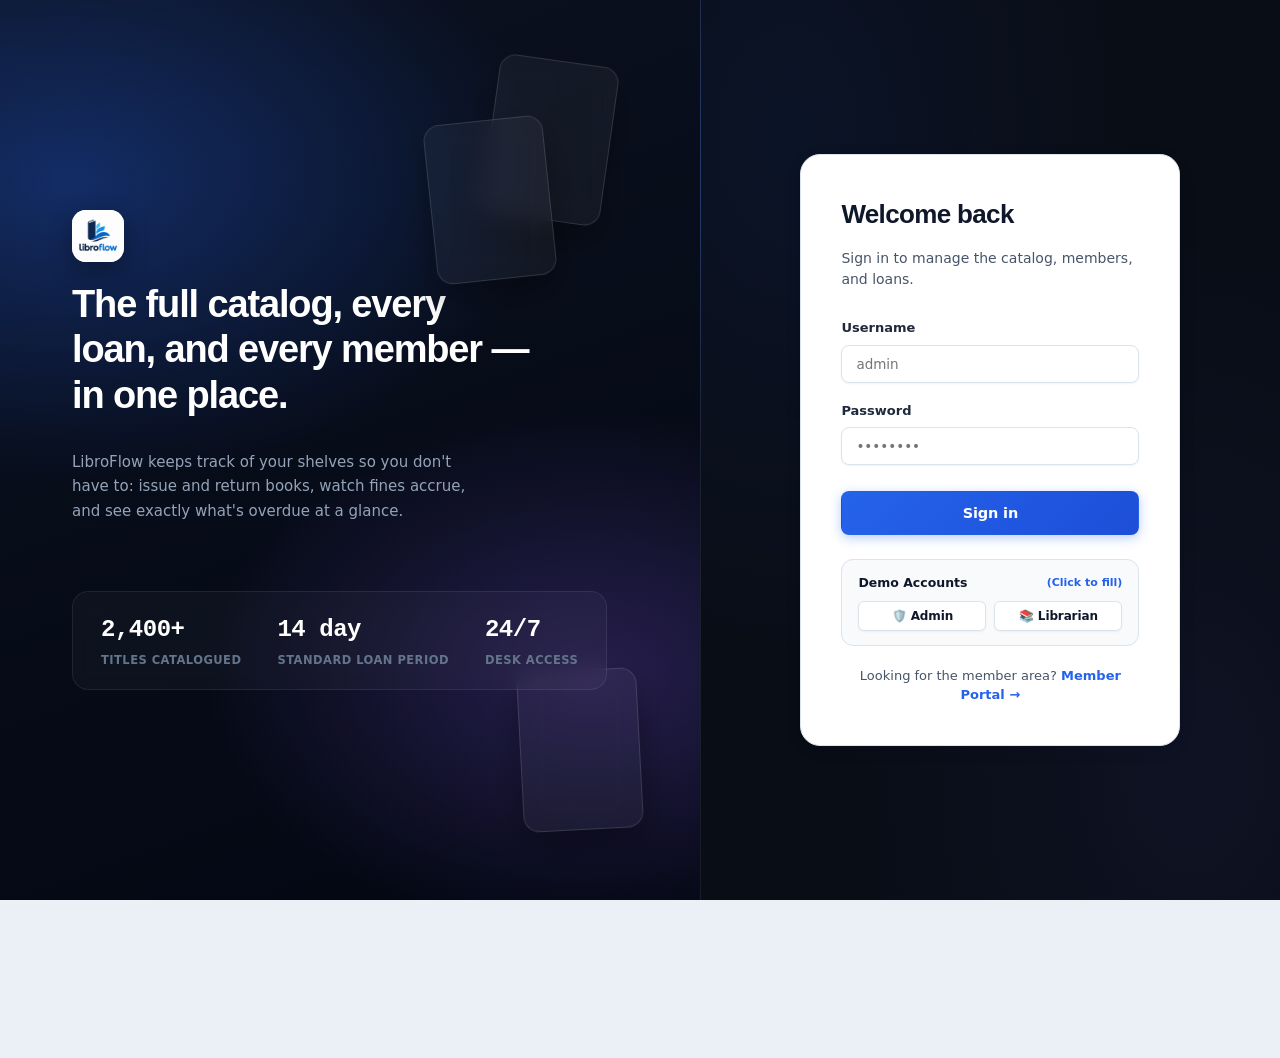
<file: frontend/index.html>
<!DOCTYPE html>
<html lang="en">

<head>
  <meta charset="UTF-8" />
  <meta http-equiv="refresh" content="0; url=login.html" />
  <title>LibroFlow Library Manager</title>
</head>

<body>
  <p>Redirecting to <a href="login.html">login</a>…</p>
</body>

</html>
</file>
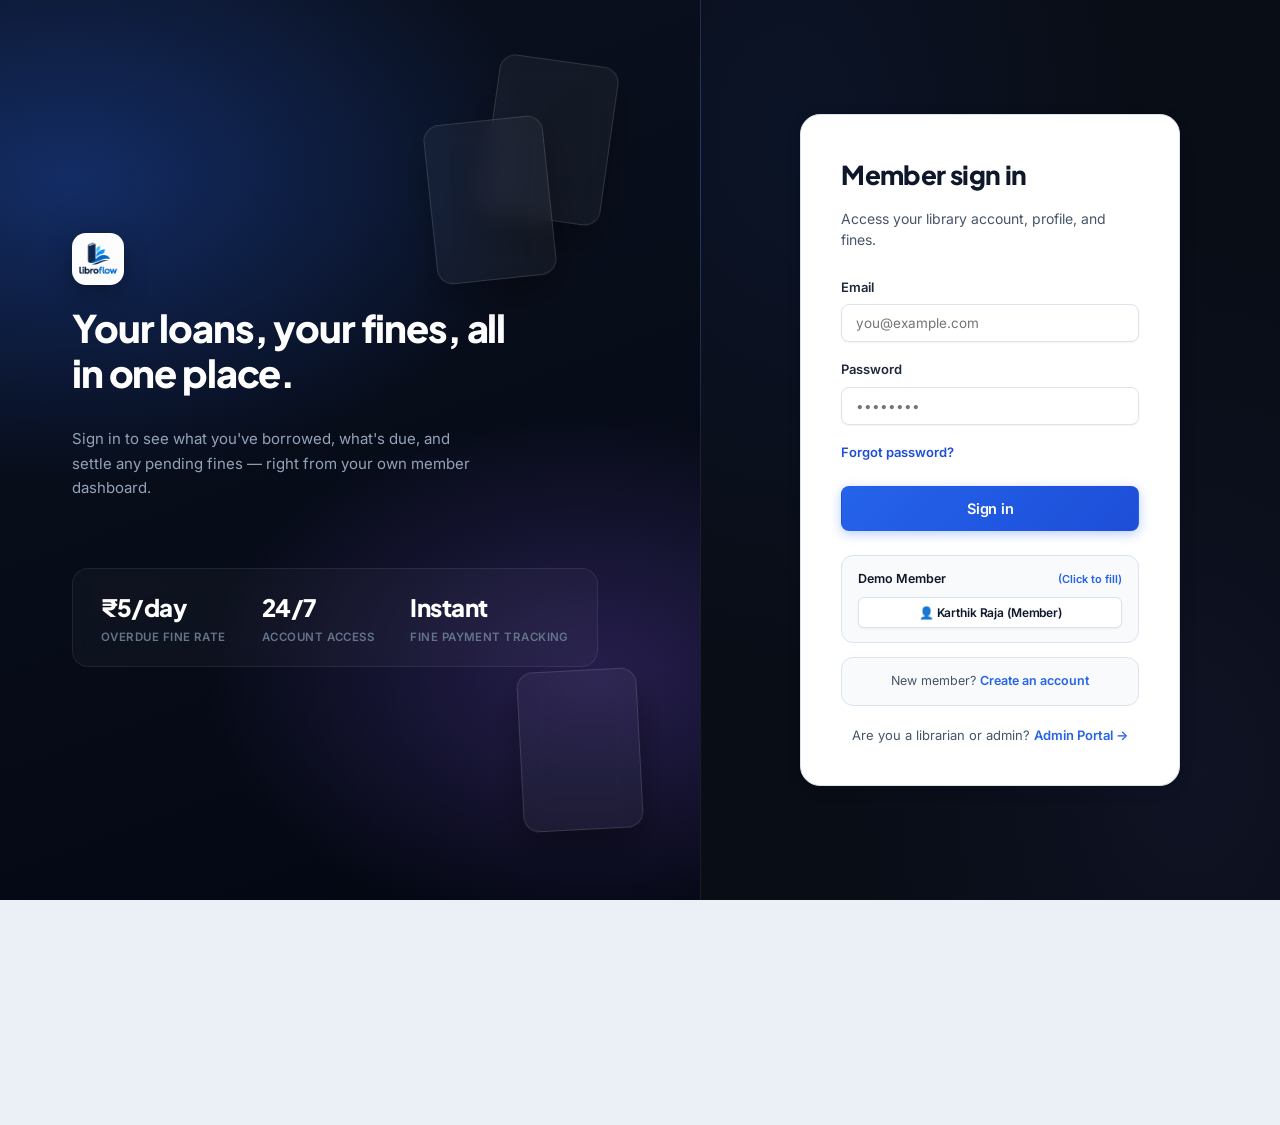
<file: frontend/user/index.html>
<!DOCTYPE html>
<html lang="en">
<head>
<meta charset="UTF-8" />
<meta http-equiv="refresh" content="0; url=login.html" />
<title>LibroFlow Member Portal</title>
</head>
<body>
  <p>Redirecting to <a href="login.html">member sign in</a>…</p>
</body>
</html>
</file>
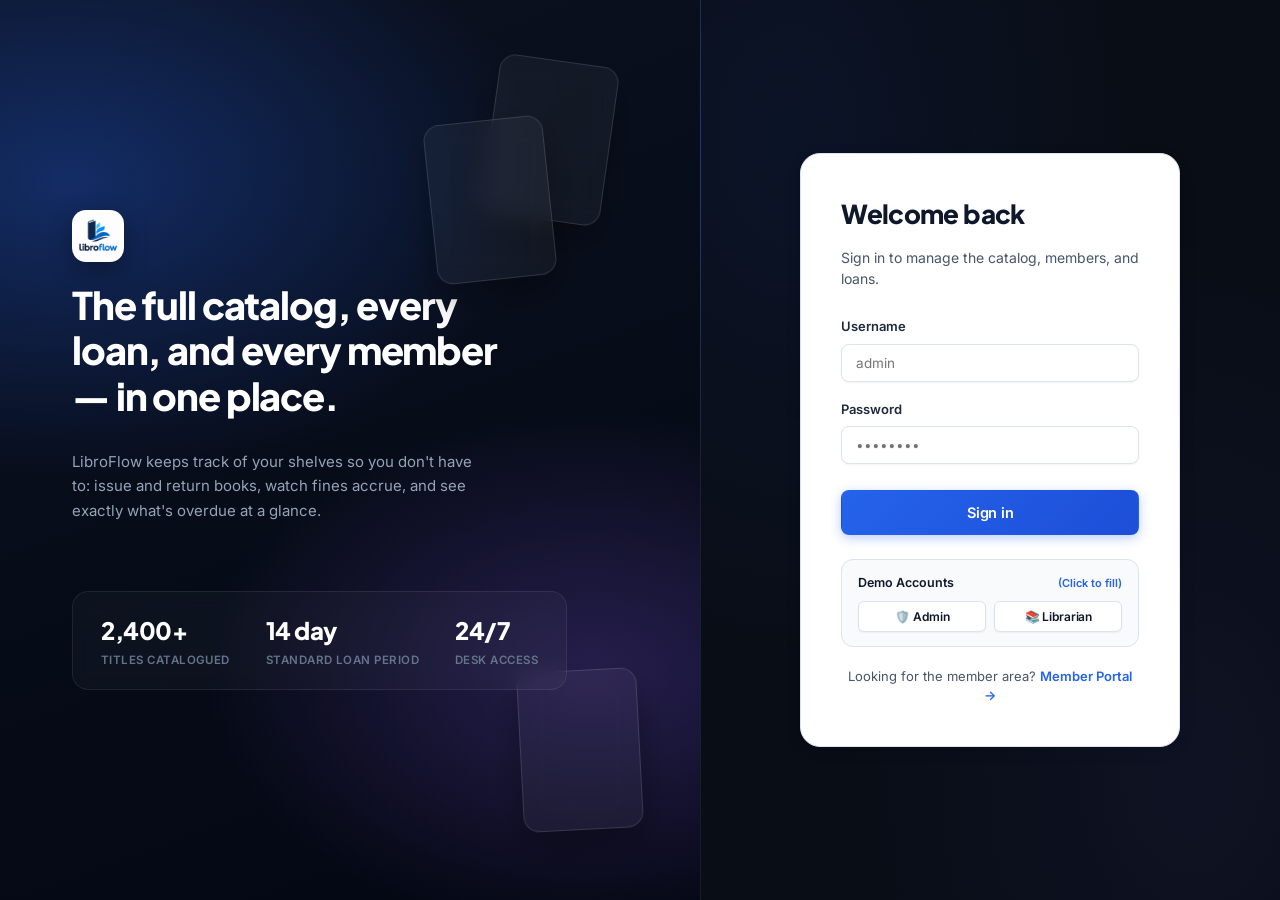
<file: frontend/books.html>
<!DOCTYPE html>
<html lang="en">
<head>
<meta charset="UTF-8" />
<meta name="viewport" content="width=device-width, initial-scale=1.0" />
<title>Books · LibroFlow Library Manager</title>
<link rel="stylesheet" href="css/style.css" />
</head>
<body>

<div class="app-shell">

  <aside class="sidebar">
    <div class="sidebar-brand">
      <img src="img/logo.png" alt="LibroFlow" class="brand-logo" />
      <div>
        <div class="name">LibroFlow</div>
        <div class="sub">LIBRARY MANAGER</div>
      </div>
    </div>

    <div class="nav-section-label">Overview</div>
    <a href="dashboard.html" class="nav-link">
      <svg viewBox="0 0 24 24" fill="none" stroke="currentColor" stroke-width="2"><rect x="3" y="3" width="7" height="9" rx="1.5"/><rect x="14" y="3" width="7" height="5" rx="1.5"/><rect x="14" y="12" width="7" height="9" rx="1.5"/><rect x="3" y="16" width="7" height="5" rx="1.5"/></svg>
      Dashboard
    </a>

    <div class="nav-section-label">Catalog</div>
    <a href="books.html" class="nav-link active">
      <svg viewBox="0 0 24 24" fill="none" stroke="currentColor" stroke-width="2"><path d="M4 19.5A2.5 2.5 0 0 1 6.5 17H20"/><path d="M6.5 2H20v20H6.5A2.5 2.5 0 0 1 4 19.5v-15A2.5 2.5 0 0 1 6.5 2z"/></svg>
      Books
    </a>
    <a href="members.html" class="nav-link">
      <svg viewBox="0 0 24 24" fill="none" stroke="currentColor" stroke-width="2"><path d="M17 21v-2a4 4 0 0 0-4-4H5a4 4 0 0 0-4 4v2"/><circle cx="9" cy="7" r="4"/><path d="M23 21v-2a4 4 0 0 0-3-3.87"/><path d="M16 3.13a4 4 0 0 1 0 7.75"/></svg>
      Members
    </a>
    <a href="transactions.html" class="nav-link">
      <svg viewBox="0 0 24 24" fill="none" stroke="currentColor" stroke-width="2"><path d="M17 1l4 4-4 4"/><path d="M3 11V9a4 4 0 0 1 4-4h14"/><path d="M7 23l-4-4 4-4"/><path d="M21 13v2a4 4 0 0 1-4 4H3"/></svg>
      Issue / Return
    </a>

    <div class="nav-section-label">Member Portal</div>
    <a href="manage-fines.html" class="nav-link">
      <svg viewBox="0 0 24 24" fill="none" stroke="currentColor" stroke-width="2"><circle cx="12" cy="12" r="9"/><path d="M12 7v5l3 3"/></svg>
      Fines
    </a>

    <div class="sidebar-footer">
      <div class="user-chip">
        <div class="avatar" data-user-avatar>A</div>
        <div class="who">
          <div class="n" data-user-name>—</div>
          <div class="r" data-user-role>—</div>
        </div>
      </div>
      <button class="logout-btn" data-logout>
        <svg width="14" height="14" viewBox="0 0 24 24" fill="none" stroke="currentColor" stroke-width="2"><path d="M9 21H5a2 2 0 0 1-2-2V5a2 2 0 0 1 2-2h4"/><polyline points="16 17 21 12 16 7"/><line x1="21" y1="12" x2="9" y2="12"/></svg>
        Sign out
      </button>
    </div>
  </aside>

  <main class="main">
    <div class="topbar">
      <div>
        <h1>Books</h1>
        <div class="subtitle">Manage your library's catalog</div>
      </div>
      <div class="flex-row">
        <div class="search-box">
          <svg viewBox="0 0 24 24" fill="none" stroke="currentColor" stroke-width="2"><circle cx="11" cy="11" r="8"/><line x1="21" y1="21" x2="16.65" y2="16.65"/></svg>
          <input type="text" id="searchInput" placeholder="Search title, author, ISBN…" />
        </div>
        <button class="btn btn-primary" id="addBookBtn">
          <svg viewBox="0 0 24 24" fill="none" stroke="currentColor" stroke-width="2"><line x1="12" y1="5" x2="12" y2="19"/><line x1="5" y1="12" x2="19" y2="12"/></svg>
          Add book
        </button>
      </div>
    </div>

    <div class="panel">
      <div class="table-responsive">
        <table>
          <thead>
            <tr>
              <th>Cover</th>
              <th>Title</th>
              <th>Category</th>
              <th>ISBN</th>
              <th>Copies</th>
              <th>Status</th>
              <th style="text-align:right;">Actions</th>
            </tr>
          </thead>
          <tbody id="booksBody">
            <tr class="empty-row"><td colspan="7">Loading books…</td></tr>
          </tbody>
        </table>
      </div>
    </div>
  </main>
</div>

<!-- Add / Edit Book Modal -->
<div class="modal-overlay" id="bookModal" style="display:none;">
  <div class="modal">
    <div class="modal-header">
      <h3 id="bookModalTitle">Add book</h3>
      <button class="btn btn-ghost btn-sm" id="closeBookModal">✕</button>
    </div>
    <div class="modal-body">
      <form id="bookForm">
        <input type="hidden" id="bookId" />
        <div class="form-grid">
          <div class="form-field full">
            <label for="title">Title</label>
            <input type="text" id="title" required />
          </div>
          <div class="form-field full">
            <label for="imageUrl">Cover image URL (optional)</label>
            <input type="url" id="imageUrl" placeholder="https://example.com/cover.jpg" />
            <span class="hint">Paste a link to an image online — a placeholder is shown if left blank.</span>
          </div>
          <div class="form-field">
            <label for="author">Author</label>
            <input type="text" id="author" required />
          </div>
          <div class="form-field">
            <label for="isbn">ISBN</label>
            <input type="text" id="isbn" />
          </div>
          <div class="form-field">
            <label for="category">Category</label>
            <input type="text" id="category" placeholder="e.g. Fiction" />
          </div>
          <div class="form-field">
            <label for="publisher">Publisher</label>
            <input type="text" id="publisher" />
          </div>
          <div class="form-field">
            <label for="publishedYear">Published year</label>
            <input type="number" id="publishedYear" min="1000" max="2100" />
          </div>
          <div class="form-field">
            <label for="rackLocation">Rack location</label>
            <input type="text" id="rackLocation" placeholder="e.g. A1" />
          </div>
          <div class="form-field">
            <label for="totalCopies">Total copies</label>
            <input type="number" id="totalCopies" min="0" required />
          </div>
          <div class="form-field">
            <label for="price">Price</label>
            <input type="number" id="price" min="0" step="0.01" />
          </div>
          <div class="form-field full">
            <label for="description">Description</label>
            <textarea id="description" rows="3" placeholder="A short summary of the book…"></textarea>
          </div>
        </div>
      </form>
    </div>
    <div class="modal-footer">
      <button class="btn btn-secondary" id="cancelBookBtn">Cancel</button>
      <button class="btn btn-primary" id="saveBookBtn">Save book</button>
    </div>
  </div>
</div>

<script src="js/config.js"></script>
<script src="js/books.js"></script>
</body>
</html>
</file>
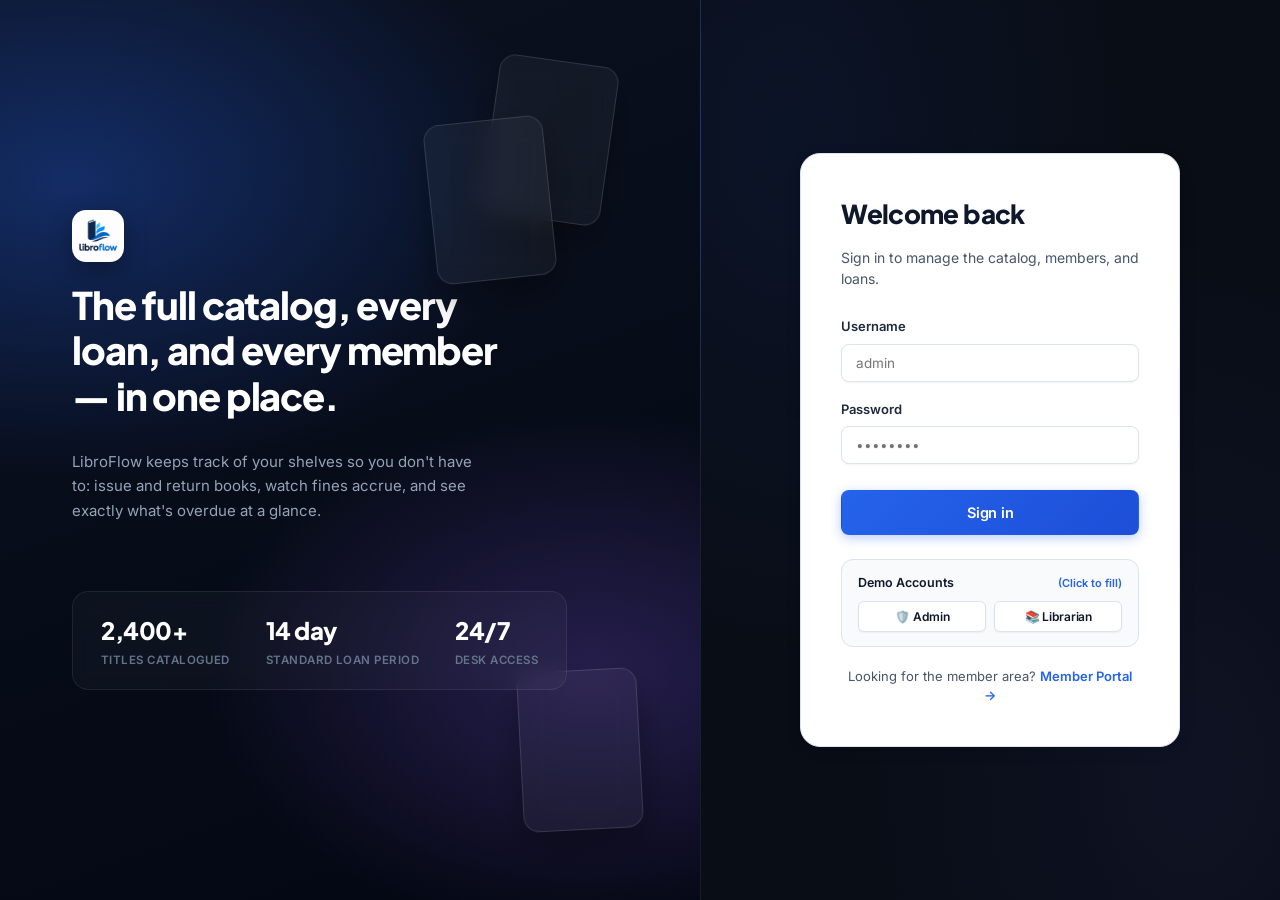
<file: frontend/dashboard.html>
<!DOCTYPE html>
<html lang="en">
<head>
<meta charset="UTF-8" />
<meta name="viewport" content="width=device-width, initial-scale=1.0" />
<title>Dashboard · LibroFlow Library Manager</title>
<link rel="stylesheet" href="css/style.css" />
</head>
<body>

<div class="app-shell">

  <aside class="sidebar">
    <div class="sidebar-brand">
      <img src="img/logo.png" alt="LibroFlow" class="brand-logo" />
      <div>
        <div class="name">LibroFlow</div>
        <div class="sub">LIBRARY MANAGER</div>
      </div>
    </div>

    <div class="nav-section-label">Overview</div>
    <a href="dashboard.html" class="nav-link active">
      <svg viewBox="0 0 24 24" fill="none" stroke="currentColor" stroke-width="2"><rect x="3" y="3" width="7" height="9" rx="1.5"/><rect x="14" y="3" width="7" height="5" rx="1.5"/><rect x="14" y="12" width="7" height="9" rx="1.5"/><rect x="3" y="16" width="7" height="5" rx="1.5"/></svg>
      Dashboard
    </a>

    <div class="nav-section-label">Catalog</div>
    <a href="books.html" class="nav-link">
      <svg viewBox="0 0 24 24" fill="none" stroke="currentColor" stroke-width="2"><path d="M4 19.5A2.5 2.5 0 0 1 6.5 17H20"/><path d="M6.5 2H20v20H6.5A2.5 2.5 0 0 1 4 19.5v-15A2.5 2.5 0 0 1 6.5 2z"/></svg>
      Books
    </a>
    <a href="members.html" class="nav-link">
      <svg viewBox="0 0 24 24" fill="none" stroke="currentColor" stroke-width="2"><path d="M17 21v-2a4 4 0 0 0-4-4H5a4 4 0 0 0-4 4v2"/><circle cx="9" cy="7" r="4"/><path d="M23 21v-2a4 4 0 0 0-3-3.87"/><path d="M16 3.13a4 4 0 0 1 0 7.75"/></svg>
      Members
    </a>
    <a href="transactions.html" class="nav-link">
      <svg viewBox="0 0 24 24" fill="none" stroke="currentColor" stroke-width="2"><path d="M17 1l4 4-4 4"/><path d="M3 11V9a4 4 0 0 1 4-4h14"/><path d="M7 23l-4-4 4-4"/><path d="M21 13v2a4 4 0 0 1-4 4H3"/></svg>
      Issue / Return
    </a>

    <div class="nav-section-label">Member Portal</div>
    <a href="manage-fines.html" class="nav-link">
      <svg viewBox="0 0 24 24" fill="none" stroke="currentColor" stroke-width="2"><circle cx="12" cy="12" r="9"/><path d="M12 7v5l3 3"/></svg>
      Fines
    </a>

    <div class="sidebar-footer">
      <div class="user-chip">
        <div class="avatar" data-user-avatar>A</div>
        <div class="who">
          <div class="n" data-user-name>—</div>
          <div class="r" data-user-role>—</div>
        </div>
      </div>
      <button class="logout-btn" data-logout>
        <svg width="14" height="14" viewBox="0 0 24 24" fill="none" stroke="currentColor" stroke-width="2"><path d="M9 21H5a2 2 0 0 1-2-2V5a2 2 0 0 1 2-2h4"/><polyline points="16 17 21 12 16 7"/><line x1="21" y1="12" x2="9" y2="12"/></svg>
        Sign out
      </button>
    </div>
  </aside>

  <main class="main">
    <!-- Executive Welcome Hero Banner -->
    <div class="welcome-banner">
      <div class="welcome-info">
        <div class="greeting" id="welcomeGreeting">Welcome back, Administrator 👋</div>
        <div class="sub">
          <span id="todayLabel">Overview of your library's live activity</span>
          <span class="live-pill"><span class="dot"></span>Live API Connected</span>
        </div>
      </div>
      <div class="welcome-actions">
        <a href="transactions.html" class="btn btn-primary btn-sm">
          <svg viewBox="0 0 24 24" fill="none" stroke="currentColor" stroke-width="2"><path d="M17 1l4 4-4 4"/><path d="M3 11V9a4 4 0 0 1 4-4h14"/><path d="M7 23l-4-4 4-4"/><path d="M21 13v2a4 4 0 0 1-4 4H3"/></svg>
          Issue Book
        </a>
        <a href="books.html" class="btn btn-secondary btn-sm" style="background:rgba(255,255,255,0.12); color:white; border-color:rgba(255,255,255,0.2);">
          <svg viewBox="0 0 24 24" fill="none" stroke="currentColor" stroke-width="2"><line x1="12" y1="5" x2="12" y2="19"/><line x1="5" y1="12" x2="19" y2="12"/></svg>
          Add Book
        </a>
        <a href="members.html" class="btn btn-secondary btn-sm" style="background:rgba(255,255,255,0.12); color:white; border-color:rgba(255,255,255,0.2);">
          <svg viewBox="0 0 24 24" fill="none" stroke="currentColor" stroke-width="2"><path d="M17 21v-2a4 4 0 0 0-4-4H5a4 4 0 0 0-4 4v2"/><circle cx="9" cy="7" r="4"/></svg>
          New Member
        </a>
      </div>
    </div>

    <!-- 4 KPI Cards -->
    <div class="stat-grid" id="statGrid">
      <div class="loading-row">Loading stats…</div>
    </div>

    <!-- Analytics Hub: 2 Balanced Columns (1.5fr / 1fr) -->
    <div style="display:grid; grid-template-columns: 1.5fr 1fr; gap:20px; margin-bottom:24px;">
      <!-- Books by category -->
      <div class="panel">
        <div class="panel-header">
          <div>
            <h3>Catalog Distribution</h3>
            <div class="cell-sub">Top categories ranked by volume</div>
          </div>
          <a href="books.html" class="btn btn-ghost btn-sm">Catalog &rarr;</a>
        </div>
        <div class="panel-body" style="padding:16px 22px;">
          <div id="categoryChartWrapper" style="position:relative; height:280px;">
            <canvas id="categoryChart"></canvas>
          </div>
        </div>
      </div>

      <!-- Financial & Fines Health -->
      <div class="panel">
        <div class="panel-header">
          <div>
            <h3>Fines & Revenue</h3>
            <div class="cell-sub">Settlement status & collection rate</div>
          </div>
          <a href="manage-fines.html" class="btn btn-ghost btn-sm">Manage &rarr;</a>
        </div>
        <div class="panel-body" style="padding:16px 22px;">
          <div class="doughnut-wrapper">
            <canvas id="finesChart"></canvas>
            <div class="doughnut-center-stat">
              <span class="amount" id="totalRevenueText">₹0.00</span>
              <span class="sub">Total Tracked</span>
            </div>
          </div>
          <div class="kpi-row">
            <div class="kpi-pill">
              <div class="kpi-label"><span style="color:#10b981;">●</span> Collected</div>
              <div class="kpi-val" id="collectedText" style="color:#047857;">₹0.00</div>
            </div>
            <div class="kpi-pill">
              <div class="kpi-label"><span style="color:#ef4444;">●</span> Pending</div>
              <div class="kpi-val" id="pendingText" style="color:#b91c1c;">₹0.00</div>
            </div>
          </div>
        </div>
      </div>
    </div>

    <!-- Circulation & Operations Matrix (2 Columns: 1.5fr / 1fr) -->
    <div class="dashboard-matrix-grid" style="display:grid; grid-template-columns: 1.5fr 1fr; gap:20px;">
      <!-- Active Loans -->
      <div class="panel">
        <div class="panel-header">
          <div>
            <h3>Active Circulation</h3>
            <div class="cell-sub">Currently issued books and return due dates</div>
          </div>
          <a href="transactions.html" class="btn btn-ghost btn-sm">All Loans &rarr;</a>
        </div>
        <div class="table-responsive">
          <table class="mobile-stack-table">
            <thead>
              <tr><th>Book</th><th>Member</th><th>Due Date</th><th>Status</th></tr>
            </thead>
            <tbody id="recentIssuedBody">
              <tr class="empty-row"><td colspan="4">Loading…</td></tr>
            </tbody>
          </table>
        </div>
      </div>

      <!-- Right Column: Quick Desk + Low Stock Alerts -->
      <div style="display:flex; flex-direction:column; gap:20px;">
        <!-- Quick Operations Desk -->
        <div class="panel">
          <div class="panel-header">
            <h3>Quick Operations Desk</h3>
          </div>
          <div class="panel-body">
            <div class="quick-desk-grid">
              <a href="transactions.html" class="quick-desk-card">
                <div class="icon">🔄</div>
                <div>Issue / Return</div>
              </a>
              <a href="books.html" class="quick-desk-card">
                <div class="icon">📚</div>
                <div>Search Books</div>
              </a>
              <a href="members.html" class="quick-desk-card">
                <div class="icon">👥</div>
                <div>Manage Members</div>
              </a>
              <a href="manage-fines.html" class="quick-desk-card">
                <div class="icon">💰</div>
                <div>Overdue Fines</div>
              </a>
            </div>
          </div>
        </div>

        <!-- Low Stock Alerts -->
        <div class="panel">
          <div class="panel-header">
            <div>
              <h3>Inventory Alerts</h3>
              <div class="cell-sub">Books with 1 or 0 copies remaining</div>
            </div>
          </div>
          <table>
            <thead>
              <tr><th>Title</th><th>Available</th></tr>
            </thead>
            <tbody id="lowStockBody">
              <tr class="empty-row"><td colspan="2">Loading…</td></tr>
            </tbody>
          </table>
        </div>
      </div>
    </div>

  </main>
</div>

<script src="js/vendor/chart.umd.min.js"></script>
<script src="js/config.js"></script>
<script src="js/dashboard.js"></script>
</body>
</html>
</file>
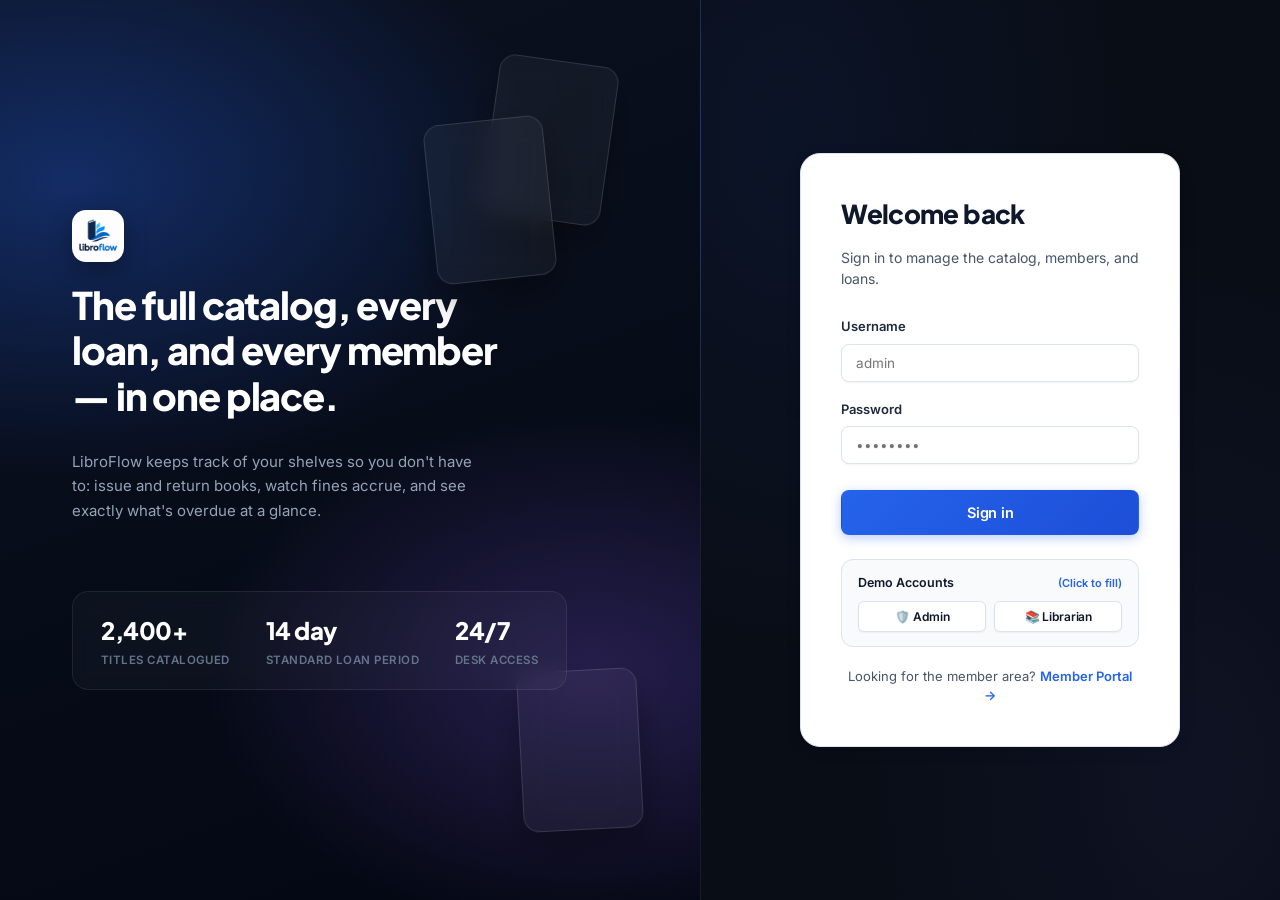
<file: frontend/login.html>
<!DOCTYPE html>
<html lang="en">
<head>
<meta charset="UTF-8" />
<meta name="viewport" content="width=device-width, initial-scale=1.0" />
<title>Sign in · LibroFlow Library Manager</title>
<link rel="stylesheet" href="css/style.css" />
</head>
<body>

<div class="login-shell">

  <div class="login-visual">
    <div class="catalog-card" style="width:120px;height:160px;top:60px;right:90px;transform:rotate(8deg);"></div>
    <div class="catalog-card" style="width:120px;height:160px;top:120px;right:150px;transform:rotate(-6deg);"></div>
    <div class="catalog-card" style="width:120px;height:160px;bottom:70px;right:60px;transform:rotate(-3deg);"></div>

    <img src="img/logo.png" alt="LibroFlow" style="width:52px; height:52px; border-radius:14px; object-fit:cover; margin-bottom:20px; box-shadow:0 8px 24px rgba(0,0,0,0.3); background:white;" />
    <h2>The full catalog, every loan, and every member — in one place.</h2>
    <p>LibroFlow keeps track of your shelves so you don't have to: issue and return books, watch fines accrue, and see exactly what's overdue at a glance.</p>

    <div class="stats-row">
      <div>
        <div class="n">2,400+</div>
        <div class="l">Titles catalogued</div>
      </div>
      <div>
        <div class="n">14 day</div>
        <div class="l">Standard loan period</div>
      </div>
      <div>
        <div class="n">24/7</div>
        <div class="l">Desk access</div>
      </div>
    </div>
  </div>

  <div class="login-form-side">
    <div class="login-card">
      <img src="img/logo.png" alt="LibroFlow" class="login-mobile-logo" />
      <h1>Welcome back</h1>
      <p class="lede">Sign in to manage the catalog, members, and loans.</p>

      <div class="login-error" id="loginError"></div>

      <form id="loginForm">
        <div class="form-field">
          <label for="username">Username</label>
          <input type="text" id="username" name="username" placeholder="admin" autocomplete="username" required />
        </div>
        <div class="form-field">
          <label for="password">Password</label>
          <input type="password" id="password" name="password" placeholder="••••••••" autocomplete="current-password" required />
        </div>

        <button type="submit" class="btn btn-primary" id="loginBtn">Sign in</button>
      </form>

      <div class="demo-hint">
        <div style="font-weight:600; color:var(--ink); margin-bottom:8px; display:flex; align-items:center; justify-content:space-between;">
          <span>Demo Accounts</span>
          <span style="font-size:11px; color:var(--teal); font-weight:600;">(Click to fill)</span>
        </div>
        <div style="display:flex; gap:8px;">
          <button type="button" class="btn btn-secondary btn-sm" style="flex:1; justify-content:center; font-size:12px;" onclick="fillLogin('admin','admin123')">
            🛡️ Admin
          </button>
          <button type="button" class="btn btn-secondary btn-sm" style="flex:1; justify-content:center; font-size:12px;" onclick="fillLogin('librarian','librarian123')">
            📚 Librarian
          </button>
        </div>
      </div>

      <div style="text-align:center; margin-top:20px; font-size:13px; color:var(--slate);">
        Looking for the member area? <a href="user/login.html" style="color:var(--teal); font-weight:600; text-decoration:none;">Member Portal &rarr;</a>
      </div>
    </div>
  </div>

</div>

<script src="js/config.js"></script>
<script>
  // If already logged in, skip straight to dashboard
  if (getToken()) {
    window.location.href = "dashboard.html";
  }

  function fillLogin(u, p) {
    document.getElementById("username").value = u;
    document.getElementById("password").value = p;
  }

  const form = document.getElementById("loginForm");
  const errorBox = document.getElementById("loginError");
  const loginBtn = document.getElementById("loginBtn");

  form.addEventListener("submit", async (e) => {
    e.preventDefault();
    errorBox.style.display = "none";

    const username = document.getElementById("username").value.trim();
    const password = document.getElementById("password").value;

    loginBtn.disabled = true;
    loginBtn.textContent = "Signing in...";

    try {
      const response = await fetch(API_BASE_URL + "/auth/login", {
        method: "POST",
        headers: { "Content-Type": "application/json" },
        body: JSON.stringify({ username, password }),
      });

      const data = await response.json();

      if (!response.ok) {
        throw new Error(data.message || "Invalid username or password");
      }

      setSession(data.token, {
        username: data.username,
        fullName: data.fullName,
        role: data.role,
      });

      window.location.href = "dashboard.html";
    } catch (err) {
      errorBox.textContent = err.message || "Unable to sign in. Please check your connection to the server.";
      errorBox.style.display = "block";
    } finally {
      loginBtn.disabled = false;
      loginBtn.textContent = "Sign in";
    }
  });
</script>

</body>
</html>
</file>
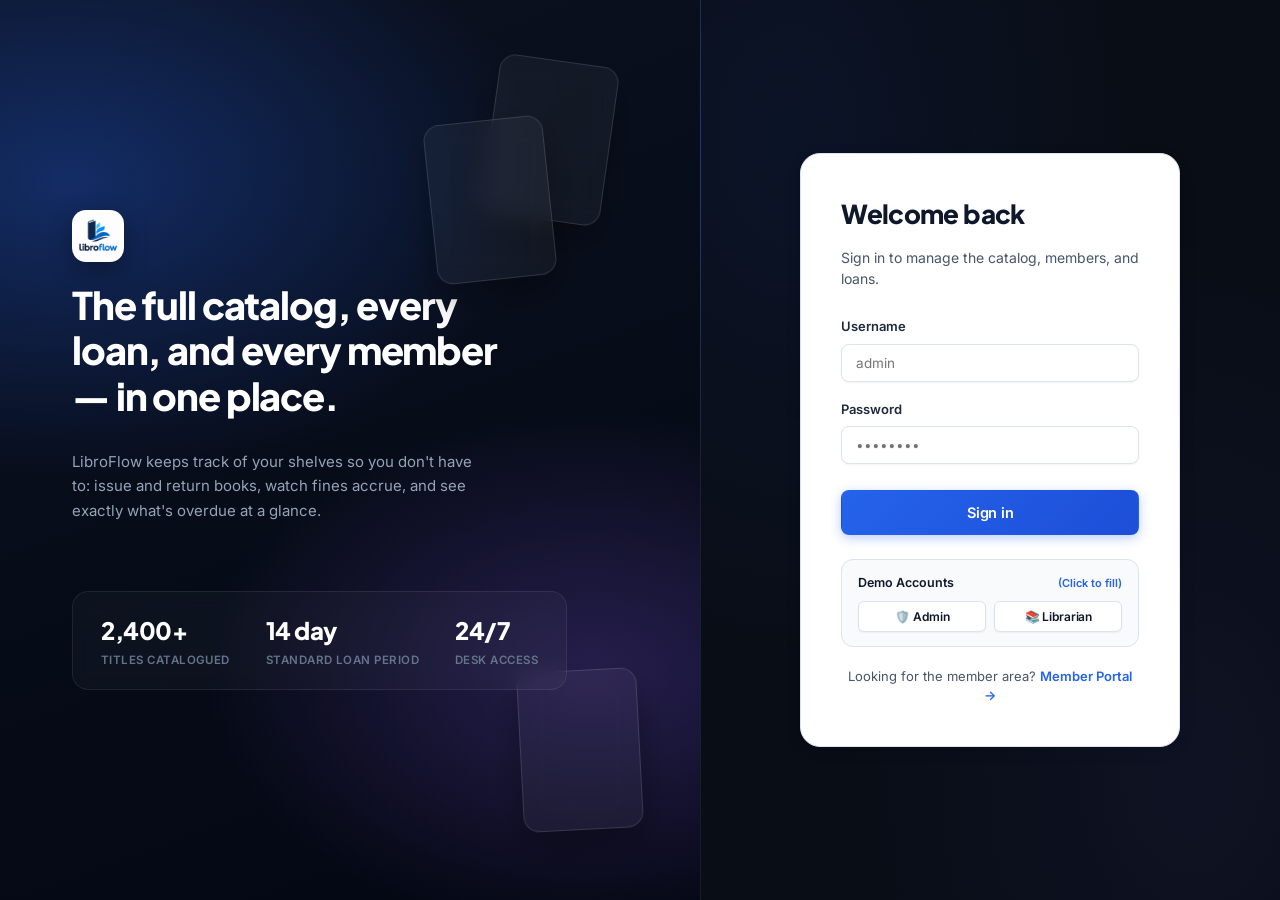
<file: frontend/manage-fines.html>
<!DOCTYPE html>
<html lang="en">
<head>
<meta charset="UTF-8" />
<meta name="viewport" content="width=device-width, initial-scale=1.0" />
<title>Fines · LibroFlow Library Manager</title>
<link rel="stylesheet" href="css/style.css" />
<link rel="stylesheet" href="user/css/portal.css" />
</head>
<body>

<div class="app-shell">

  <aside class="sidebar">
    <div class="sidebar-brand">
      <img src="img/logo.png" alt="LibroFlow" class="brand-logo" />
      <div>
        <div class="name">LibroFlow</div>
        <div class="sub">LIBRARY MANAGER</div>
      </div>
    </div>

    <div class="nav-section-label">Overview</div>
    <a href="dashboard.html" class="nav-link">
      <svg viewBox="0 0 24 24" fill="none" stroke="currentColor" stroke-width="2"><rect x="3" y="3" width="7" height="9" rx="1.5"/><rect x="14" y="3" width="7" height="5" rx="1.5"/><rect x="14" y="12" width="7" height="9" rx="1.5"/><rect x="3" y="16" width="7" height="5" rx="1.5"/></svg>
      Dashboard
    </a>

    <div class="nav-section-label">Catalog</div>
    <a href="books.html" class="nav-link">
      <svg viewBox="0 0 24 24" fill="none" stroke="currentColor" stroke-width="2"><path d="M4 19.5A2.5 2.5 0 0 1 6.5 17H20"/><path d="M6.5 2H20v20H6.5A2.5 2.5 0 0 1 4 19.5v-15A2.5 2.5 0 0 1 6.5 2z"/></svg>
      Books
    </a>
    <a href="members.html" class="nav-link">
      <svg viewBox="0 0 24 24" fill="none" stroke="currentColor" stroke-width="2"><path d="M17 21v-2a4 4 0 0 0-4-4H5a4 4 0 0 0-4 4v2"/><circle cx="9" cy="7" r="4"/><path d="M23 21v-2a4 4 0 0 0-3-3.87"/><path d="M16 3.13a4 4 0 0 1 0 7.75"/></svg>
      Members
    </a>
    <a href="transactions.html" class="nav-link">
      <svg viewBox="0 0 24 24" fill="none" stroke="currentColor" stroke-width="2"><path d="M17 1l4 4-4 4"/><path d="M3 11V9a4 4 0 0 1 4-4h14"/><path d="M7 23l-4-4 4-4"/><path d="M21 13v2a4 4 0 0 1-4 4H3"/></svg>
      Issue / Return
    </a>

    <div class="nav-section-label">Member Portal</div>
    <a href="manage-fines.html" class="nav-link active">
      <svg viewBox="0 0 24 24" fill="none" stroke="currentColor" stroke-width="2"><circle cx="12" cy="12" r="9"/><path d="M12 7v5l3 3"/></svg>
      Fines
    </a>

    <div class="sidebar-footer">
      <div class="user-chip">
        <div class="avatar" data-user-avatar>A</div>
        <div class="who">
          <div class="n" data-user-name>—</div>
          <div class="r" data-user-role>—</div>
        </div>
      </div>
      <button class="logout-btn" data-logout>
        <svg width="14" height="14" viewBox="0 0 24 24" fill="none" stroke="currentColor" stroke-width="2"><path d="M9 21H5a2 2 0 0 1-2-2V5a2 2 0 0 1 2-2h4"/><polyline points="16 17 21 12 16 7"/><line x1="21" y1="12" x2="9" y2="12"/></svg>
        Sign out
      </button>
    </div>
  </aside>

  <main class="main">
    <div class="topbar">
      <div>
        <h1>Member Fines</h1>
        <div class="subtitle">View fines across all members and log new ones</div>
      </div>
      <div class="flex-row">
        <div class="search-box">
          <svg viewBox="0 0 24 24" fill="none" stroke="currentColor" stroke-width="2"><circle cx="11" cy="11" r="8"/><line x1="21" y1="21" x2="16.65" y2="16.65"/></svg>
          <input type="text" id="searchInput" placeholder="Search by date or amount…" />
        </div>
        <button class="btn btn-primary" id="logFineBtn">
          <svg viewBox="0 0 24 24" fill="none" stroke="currentColor" stroke-width="2"><line x1="12" y1="5" x2="12" y2="19"/><line x1="5" y1="12" x2="19" y2="12"/></svg>
          Log a fine
        </button>
      </div>
    </div>

    <div class="flex-row" style="margin-bottom:16px; gap:8px;">
      <button class="btn btn-secondary btn-sm" data-filter="ALL">All</button>
      <button class="btn btn-secondary btn-sm" data-filter="UNPAID">Unpaid</button>
      <button class="btn btn-secondary btn-sm" data-filter="PAID">Paid</button>
    </div>

    <div class="panel">
      <div class="table-responsive">
        <table>
          <thead>
            <tr>
              <th>Member</th>
              <th>Book</th>
              <th>Issued</th>
              <th>Due</th>
              <th>Returned</th>
              <th>Overdue days</th>
              <th>Fine amount</th>
              <th>Status</th>
            </tr>
          </thead>
          <tbody id="finesBody">
            <tr class="empty-row"><td colspan="8">Loading fines…</td></tr>
          </tbody>
        </table>
      </div>
      <div class="pagination" id="pagination" style="display:none;">
        <div class="info" id="pageInfo"></div>
        <div class="controls" id="pageControls"></div>
      </div>
    </div>
  </main>
</div>

<!-- Log a Fine Modal -->
<div class="modal-overlay" id="logFineModal" style="display:none;">
  <div class="modal">
    <div class="modal-header">
      <h3>Log a fine for a member</h3>
      <button class="btn btn-ghost btn-sm" id="closeLogFineModal">✕</button>
    </div>
    <div class="modal-body">
      <form id="logFineForm">
        <div class="form-grid">
          <div class="form-field full">
            <label for="memberSelect">Member</label>
            <select id="memberSelect" required>
              <option value="">Select a member…</option>
            </select>
          </div>
          <div class="form-field">
            <label for="issueDate">Issue date</label>
            <input type="date" id="issueDate" required />
          </div>
          <div class="form-field">
            <label for="dueDate">Due date</label>
            <input type="date" id="dueDate" required />
          </div>
          <div class="form-field full">
            <label for="returnDate">Return date (leave blank if not yet returned)</label>
            <input type="date" id="returnDate" />
          </div>
        </div>
      </form>
    </div>
    <div class="modal-footer">
      <button class="btn btn-secondary" id="cancelLogFineBtn">Cancel</button>
      <button class="btn btn-primary" id="saveLogFineBtn">Log fine</button>
    </div>
  </div>
</div>

<script src="js/config.js"></script>
<script src="js/manage-fines.js"></script>
</body>
</html>
</file>
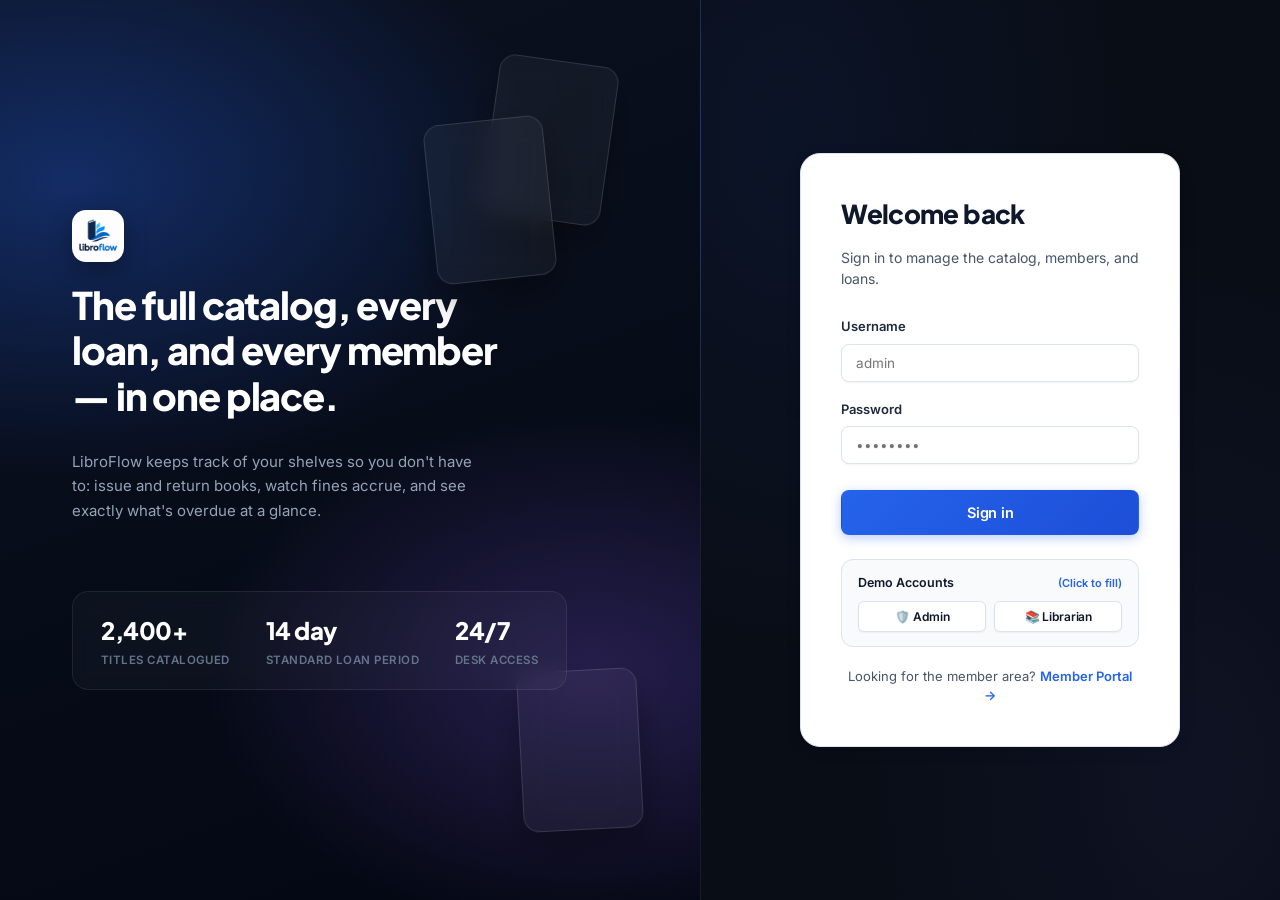
<file: frontend/members.html>
<!DOCTYPE html>
<html lang="en">
<head>
<meta charset="UTF-8" />
<meta name="viewport" content="width=device-width, initial-scale=1.0" />
<title>Members · LibroFlow Library Manager</title>
<link rel="stylesheet" href="css/style.css" />
</head>
<body>

<div class="app-shell">

  <aside class="sidebar">
    <div class="sidebar-brand">
      <img src="img/logo.png" alt="LibroFlow" class="brand-logo" />
      <div>
        <div class="name">LibroFlow</div>
        <div class="sub">LIBRARY MANAGER</div>
      </div>
    </div>

    <div class="nav-section-label">Overview</div>
    <a href="dashboard.html" class="nav-link">
      <svg viewBox="0 0 24 24" fill="none" stroke="currentColor" stroke-width="2"><rect x="3" y="3" width="7" height="9" rx="1.5"/><rect x="14" y="3" width="7" height="5" rx="1.5"/><rect x="14" y="12" width="7" height="9" rx="1.5"/><rect x="3" y="16" width="7" height="5" rx="1.5"/></svg>
      Dashboard
    </a>

    <div class="nav-section-label">Catalog</div>
    <a href="books.html" class="nav-link">
      <svg viewBox="0 0 24 24" fill="none" stroke="currentColor" stroke-width="2"><path d="M4 19.5A2.5 2.5 0 0 1 6.5 17H20"/><path d="M6.5 2H20v20H6.5A2.5 2.5 0 0 1 4 19.5v-15A2.5 2.5 0 0 1 6.5 2z"/></svg>
      Books
    </a>
    <a href="members.html" class="nav-link active">
      <svg viewBox="0 0 24 24" fill="none" stroke="currentColor" stroke-width="2"><path d="M17 21v-2a4 4 0 0 0-4-4H5a4 4 0 0 0-4 4v2"/><circle cx="9" cy="7" r="4"/><path d="M23 21v-2a4 4 0 0 0-3-3.87"/><path d="M16 3.13a4 4 0 0 1 0 7.75"/></svg>
      Members
    </a>
    <a href="transactions.html" class="nav-link">
      <svg viewBox="0 0 24 24" fill="none" stroke="currentColor" stroke-width="2"><path d="M17 1l4 4-4 4"/><path d="M3 11V9a4 4 0 0 1 4-4h14"/><path d="M7 23l-4-4 4-4"/><path d="M21 13v2a4 4 0 0 1-4 4H3"/></svg>
      Issue / Return
    </a>

    <div class="nav-section-label">Member Portal</div>
    <a href="manage-fines.html" class="nav-link">
      <svg viewBox="0 0 24 24" fill="none" stroke="currentColor" stroke-width="2"><circle cx="12" cy="12" r="9"/><path d="M12 7v5l3 3"/></svg>
      Fines
    </a>

    <div class="sidebar-footer">
      <div class="user-chip">
        <div class="avatar" data-user-avatar>A</div>
        <div class="who">
          <div class="n" data-user-name>—</div>
          <div class="r" data-user-role>—</div>
        </div>
      </div>
      <button class="logout-btn" data-logout>
        <svg width="14" height="14" viewBox="0 0 24 24" fill="none" stroke="currentColor" stroke-width="2"><path d="M9 21H5a2 2 0 0 1-2-2V5a2 2 0 0 1 2-2h4"/><polyline points="16 17 21 12 16 7"/><line x1="21" y1="12" x2="9" y2="12"/></svg>
        Sign out
      </button>
    </div>
  </aside>

  <main class="main">
    <div class="topbar">
      <div>
        <h1>Members</h1>
        <div class="subtitle">Manage registered library members</div>
      </div>
      <div class="flex-row">
        <div class="search-box">
          <svg viewBox="0 0 24 24" fill="none" stroke="currentColor" stroke-width="2"><circle cx="11" cy="11" r="8"/><line x1="21" y1="21" x2="16.65" y2="16.65"/></svg>
          <input type="text" id="searchInput" placeholder="Search name, email, phone…" />
        </div>
        <button class="btn btn-primary" id="addMemberBtn">
          <svg viewBox="0 0 24 24" fill="none" stroke="currentColor" stroke-width="2"><line x1="12" y1="5" x2="12" y2="19"/><line x1="5" y1="12" x2="19" y2="12"/></svg>
          Add member
        </button>
      </div>
    </div>

    <div class="panel">
      <div class="table-responsive">
        <table>
          <thead>
            <tr>
              <th>Name</th>
              <th>Contact</th>
              <th>Member since</th>
              <th>Status</th>
              <th style="text-align:right;">Actions</th>
            </tr>
          </thead>
          <tbody id="membersBody">
            <tr class="empty-row"><td colspan="5">Loading members…</td></tr>
          </tbody>
        </table>
      </div>
    </div>
  </main>
</div>

<!-- Add / Edit Member Modal -->
<div class="modal-overlay" id="memberModal" style="display:none;">
  <div class="modal">
    <div class="modal-header">
      <h3 id="memberModalTitle">Add member</h3>
      <button class="btn btn-ghost btn-sm" id="closeMemberModal">✕</button>
    </div>
    <div class="modal-body">
      <form id="memberForm">
        <div class="form-grid">
          <div class="form-field full">
            <label for="name">Full name</label>
            <input type="text" id="name" required />
          </div>
          <div class="form-field">
            <label for="email">Email</label>
            <input type="email" id="email" />
          </div>
          <div class="form-field">
            <label for="phone">Phone</label>
            <input type="text" id="phone" />
          </div>
          <div class="form-field full">
            <label for="address">Address</label>
            <textarea id="address" rows="2"></textarea>
          </div>
          <div class="form-field">
            <label for="status">Status</label>
            <select id="status">
              <option value="ACTIVE">Active</option>
              <option value="SUSPENDED">Suspended</option>
            </select>
          </div>
        </div>
      </form>
    </div>
    <div class="modal-footer">
      <button class="btn btn-secondary" id="cancelMemberBtn">Cancel</button>
      <button class="btn btn-primary" id="saveMemberBtn">Save member</button>
    </div>
  </div>
</div>

<script src="js/config.js"></script>
<script src="js/members.js"></script>
</body>
</html>
</file>
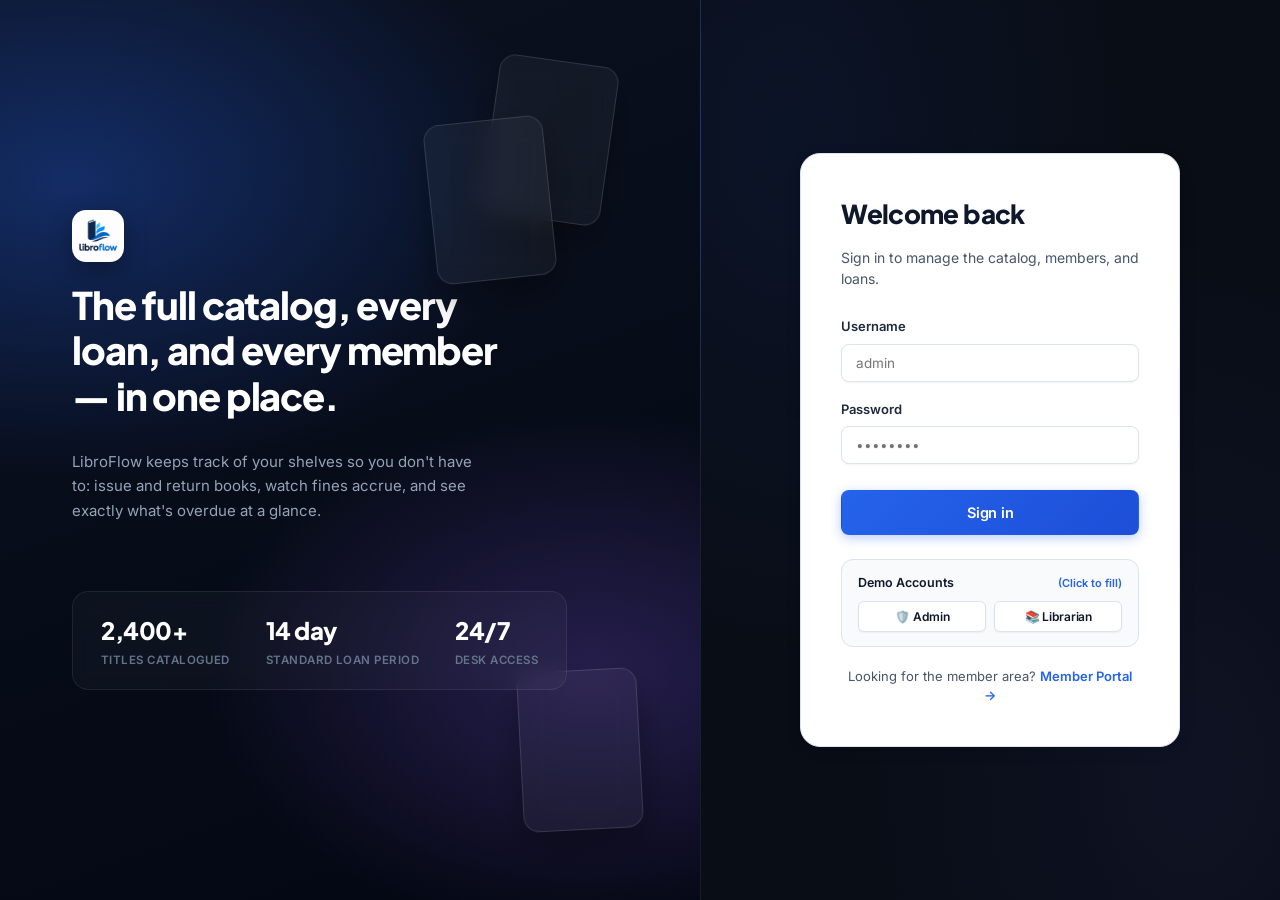
<file: frontend/transactions.html>
<!DOCTYPE html>
<html lang="en">
<head>
<meta charset="UTF-8" />
<meta name="viewport" content="width=device-width, initial-scale=1.0" />
<title>Issue / Return · LibroFlow Library Manager</title>
<link rel="stylesheet" href="css/style.css" />
</head>
<body>

<div class="app-shell">

  <aside class="sidebar">
    <div class="sidebar-brand">
      <img src="img/logo.png" alt="LibroFlow" class="brand-logo" />
      <div>
        <div class="name">LibroFlow</div>
        <div class="sub">LIBRARY MANAGER</div>
      </div>
    </div>

    <div class="nav-section-label">Overview</div>
    <a href="dashboard.html" class="nav-link">
      <svg viewBox="0 0 24 24" fill="none" stroke="currentColor" stroke-width="2"><rect x="3" y="3" width="7" height="9" rx="1.5"/><rect x="14" y="3" width="7" height="5" rx="1.5"/><rect x="14" y="12" width="7" height="9" rx="1.5"/><rect x="3" y="16" width="7" height="5" rx="1.5"/></svg>
      Dashboard
    </a>

    <div class="nav-section-label">Catalog</div>
    <a href="books.html" class="nav-link">
      <svg viewBox="0 0 24 24" fill="none" stroke="currentColor" stroke-width="2"><path d="M4 19.5A2.5 2.5 0 0 1 6.5 17H20"/><path d="M6.5 2H20v20H6.5A2.5 2.5 0 0 1 4 19.5v-15A2.5 2.5 0 0 1 6.5 2z"/></svg>
      Books
    </a>
    <a href="members.html" class="nav-link">
      <svg viewBox="0 0 24 24" fill="none" stroke="currentColor" stroke-width="2"><path d="M17 21v-2a4 4 0 0 0-4-4H5a4 4 0 0 0-4 4v2"/><circle cx="9" cy="7" r="4"/><path d="M23 21v-2a4 4 0 0 0-3-3.87"/><path d="M16 3.13a4 4 0 0 1 0 7.75"/></svg>
      Members
    </a>
    <a href="transactions.html" class="nav-link active">
      <svg viewBox="0 0 24 24" fill="none" stroke="currentColor" stroke-width="2"><path d="M17 1l4 4-4 4"/><path d="M3 11V9a4 4 0 0 1 4-4h14"/><path d="M7 23l-4-4 4-4"/><path d="M21 13v2a4 4 0 0 1-4 4H3"/></svg>
      Issue / Return
    </a>

    <div class="nav-section-label">Member Portal</div>
    <a href="manage-fines.html" class="nav-link">
      <svg viewBox="0 0 24 24" fill="none" stroke="currentColor" stroke-width="2"><circle cx="12" cy="12" r="9"/><path d="M12 7v5l3 3"/></svg>
      Fines
    </a>

    <div class="sidebar-footer">
      <div class="user-chip">
        <div class="avatar" data-user-avatar>A</div>
        <div class="who">
          <div class="n" data-user-name>—</div>
          <div class="r" data-user-role>—</div>
        </div>
      </div>
      <button class="logout-btn" data-logout>
        <svg width="14" height="14" viewBox="0 0 24 24" fill="none" stroke="currentColor" stroke-width="2"><path d="M9 21H5a2 2 0 0 1-2-2V5a2 2 0 0 1 2-2h4"/><polyline points="16 17 21 12 16 7"/><line x1="21" y1="12" x2="9" y2="12"/></svg>
        Sign out
      </button>
    </div>
  </aside>

  <main class="main">
    <div class="topbar">
      <div>
        <h1>Issue / Return</h1>
        <div class="subtitle">Track active loans, returns, and overdue fines</div>
      </div>
      <button class="btn btn-primary" id="issueBookBtn">
        <svg viewBox="0 0 24 24" fill="none" stroke="currentColor" stroke-width="2"><line x1="12" y1="5" x2="12" y2="19"/><line x1="5" y1="12" x2="19" y2="12"/></svg>
        Issue a book
      </button>
    </div>

    <div class="flex-row" style="margin-bottom:16px; gap:8px;">
      <button class="btn btn-secondary btn-sm" data-filter="ALL">All</button>
      <button class="btn btn-secondary btn-sm" data-filter="ISSUED">Issued</button>
      <button class="btn btn-secondary btn-sm" data-filter="OVERDUE">Overdue</button>
      <button class="btn btn-secondary btn-sm" data-filter="RETURNED">Returned</button>
    </div>

    <div class="panel">
      <div class="table-responsive">
        <table>
          <thead>
            <tr>
              <th>Book</th>
              <th>Member</th>
              <th>Issued</th>
              <th>Due</th>
              <th>Status</th>
              <th>Fine</th>
              <th style="text-align:right;">Actions</th>
            </tr>
          </thead>
          <tbody id="transactionsBody">
            <tr class="empty-row"><td colspan="7">Loading transactions…</td></tr>
          </tbody>
        </table>
      </div>
    </div>
  </main>
</div>

<!-- Issue Book Modal -->
<div class="modal-overlay" id="issueModal" style="display:none;">
  <div class="modal">
    <div class="modal-header">
      <h3>Issue a book</h3>
      <button class="btn btn-ghost btn-sm" id="closeIssueModal">✕</button>
    </div>
    <div class="modal-body">
      <form id="issueForm">
        <div class="form-grid">
          <div class="form-field full">
            <label for="issueBookSelect">Book</label>
            <select id="issueBookSelect" required>
              <option value="">Select a book…</option>
            </select>
          </div>
          <div class="form-field full">
            <label for="issueMemberSelect">Member</label>
            <select id="issueMemberSelect" required>
              <option value="">Select a member…</option>
            </select>
          </div>
          <div class="form-field">
            <label for="loanDays">Loan period (days)</label>
            <input type="number" id="loanDays" value="14" min="1" max="90" />
          </div>
        </div>
      </form>
    </div>
    <div class="modal-footer">
      <button class="btn btn-secondary" id="cancelIssueBtn">Cancel</button>
      <button class="btn btn-primary" id="confirmIssueBtn">Issue book</button>
    </div>
  </div>
</div>

<script src="js/config.js"></script>
<script src="js/transactions.js"></script>
</body>
</html>
</file>
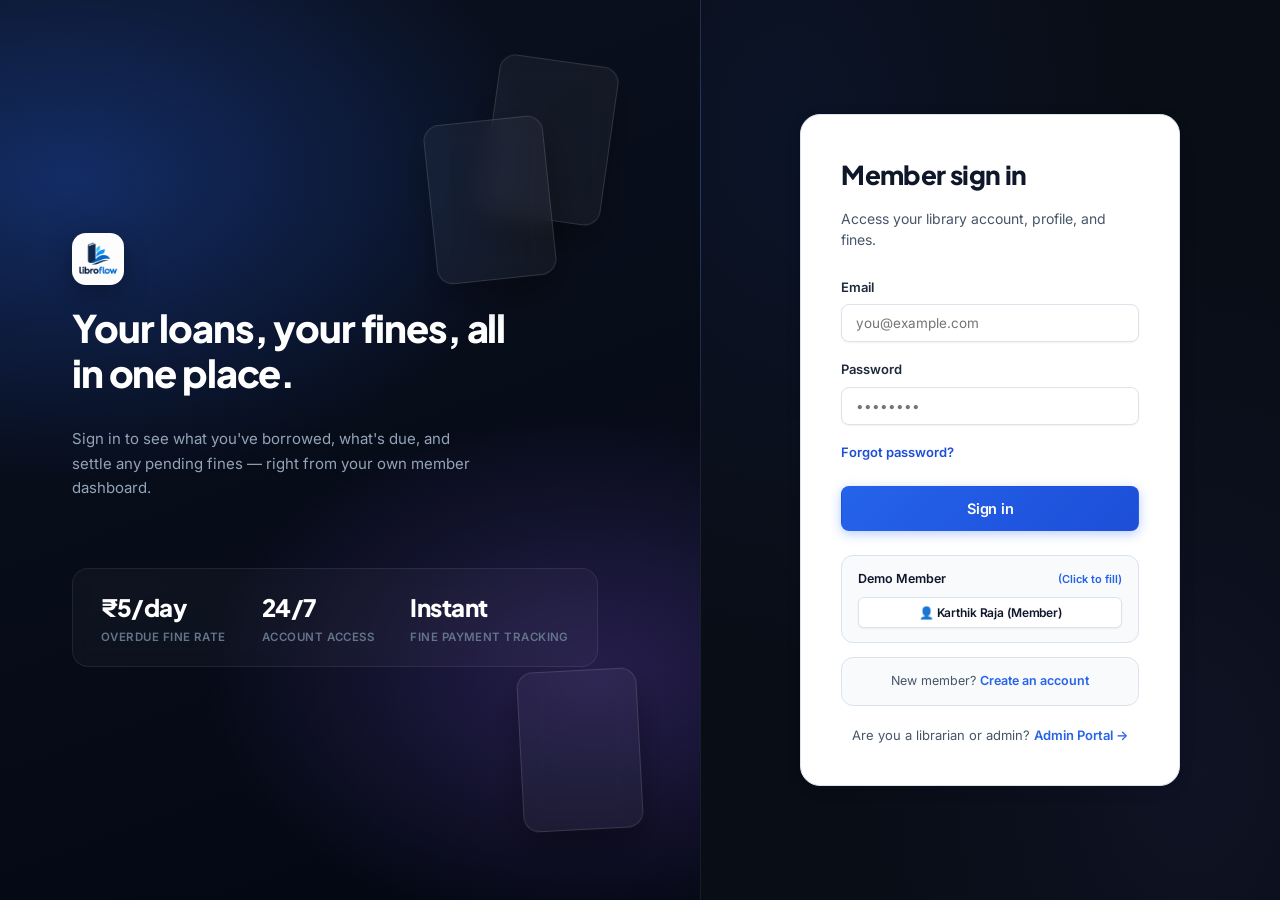
<file: frontend/user/catalog.html>
<!DOCTYPE html>
<html lang="en">
<head>
<meta charset="UTF-8" />
<meta name="viewport" content="width=device-width, initial-scale=1.0" />
<title>Book Catalog · LibroFlow</title>
<link rel="stylesheet" href="../css/style.css" />
<link rel="stylesheet" href="css/portal.css" />
</head>
<body>

<div class="app-shell">

  <aside class="sidebar">
    <div class="sidebar-brand">
      <img src="../img/logo.png" alt="LibroFlow" class="brand-logo" />
      <div>
        <div class="name">LibroFlow</div>
        <div class="sub">MEMBER PORTAL</div>
      </div>
    </div>

    <div class="nav-section-label">My account</div>
    <a href="dashboard.html" class="nav-link">
      <svg viewBox="0 0 24 24" fill="none" stroke="currentColor" stroke-width="2"><rect x="3" y="3" width="7" height="9" rx="1.5"/><rect x="14" y="3" width="7" height="5" rx="1.5"/><rect x="14" y="12" width="7" height="9" rx="1.5"/><rect x="3" y="16" width="7" height="5" rx="1.5"/></svg>
      Dashboard
    </a>
    <a href="catalog.html" class="nav-link active">
      <svg viewBox="0 0 24 24" fill="none" stroke="currentColor" stroke-width="2"><path d="M4 19.5A2.5 2.5 0 0 1 6.5 17H20"/><path d="M6.5 2H20v20H6.5A2.5 2.5 0 0 1 4 19.5v-15A2.5 2.5 0 0 1 6.5 2z"/></svg>
      Book Catalog
    </a>
    <a href="profile.html" class="nav-link">
      <svg viewBox="0 0 24 24" fill="none" stroke="currentColor" stroke-width="2"><path d="M20 21v-2a4 4 0 0 0-4-4H8a4 4 0 0 0-4 4v2"/><circle cx="12" cy="7" r="4"/></svg>
      My Profile
    </a>
    <a href="fines.html" class="nav-link">
      <svg viewBox="0 0 24 24" fill="none" stroke="currentColor" stroke-width="2"><circle cx="12" cy="12" r="9"/><path d="M12 7v5l3 3"/></svg>
      My Fines
    </a>

    <div class="sidebar-footer">
      <div class="user-chip">
        <div class="avatar" data-user-avatar>U</div>
        <div class="who">
          <div class="n" data-user-name>—</div>
          <div class="r">Member</div>
        </div>
      </div>
      <button class="logout-btn" data-logout>
        <svg width="14" height="14" viewBox="0 0 24 24" fill="none" stroke="currentColor" stroke-width="2"><path d="M9 21H5a2 2 0 0 1-2-2V5a2 2 0 0 1 2-2h4"/><polyline points="16 17 21 12 16 7"/><line x1="21" y1="12" x2="9" y2="12"/></svg>
        Sign out
      </button>
    </div>
  </aside>

  <main class="main">
    <div class="topbar">
      <div>
        <h1>Book Catalog</h1>
        <div class="subtitle">Browse available titles and borrow one directly</div>
      </div>
      <div class="catalog-toolbar">
        <div class="category-select-wrap">
          <svg class="category-icon" viewBox="0 0 24 24" fill="none" stroke="currentColor" stroke-width="2">
            <path d="M4 6h16M4 12h16M4 18h7"/>
          </svg>
          <select id="categorySelect" aria-label="Filter by category">
            <option value="ALL">All Categories</option>
          </select>
          <svg class="chevron-icon" viewBox="0 0 24 24" fill="none" stroke="currentColor" stroke-width="2">
            <polyline points="6 9 12 15 18 9"/>
          </svg>
        </div>

        <div class="search-box">
          <svg viewBox="0 0 24 24" fill="none" stroke="currentColor" stroke-width="2"><circle cx="11" cy="11" r="8"/><line x1="21" y1="21" x2="16.65" y2="16.65"/></svg>
          <input type="text" id="searchInput" placeholder="Search title, author, category…" />
        </div>
      </div>
    </div>

    <div class="catalog-status-bar" id="catalogStatusBar" style="display:none;">
      <span id="catalogCountLabel"></span>
      <button class="btn btn-ghost btn-xs" id="clearFilterBtn" type="button">Reset Filter ✕</button>
    </div>

    <div class="book-grid" id="catalogGrid">
      <div class="loading-row">Loading catalog…</div>
    </div>
  </main>
</div>

<!-- Issue confirmation modal -->
<div class="modal-overlay" id="issueModal" style="display:none;">
  <div class="modal">
    <div class="modal-header">
      <h3>Borrow this book?</h3>
      <button class="btn btn-ghost btn-sm" id="closeIssueModal">✕</button>
    </div>
    <div class="modal-body">
      <p id="issueModalBookInfo" style="margin-bottom:16px;"></p>
      <div class="form-field">
        <label for="loanDays">Loan period (days)</label>
        <input type="number" id="loanDays" value="14" min="1" max="90" />
        <span class="hint">A fine of ₹5/day applies for each day returned after the due date.</span>
      </div>
    </div>
    <div class="modal-footer">
      <button class="btn btn-secondary" id="cancelIssueBtn">Cancel</button>
      <button class="btn btn-primary" id="confirmIssueBtn">Borrow book</button>
    </div>
  </div>
</div>

<script src="js/portal.js"></script>
<script src="js/catalog.js"></script>
</body>
</html>
</file>
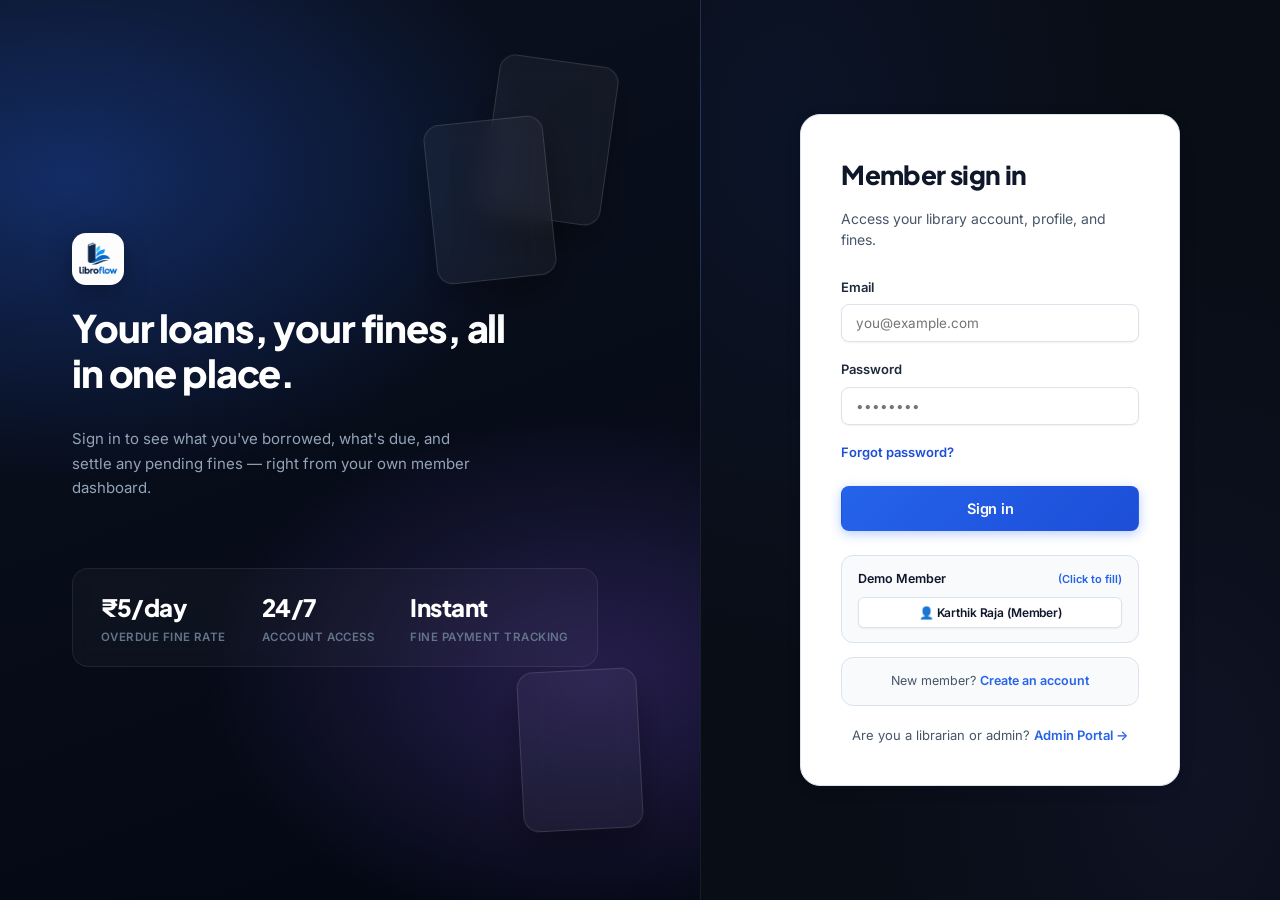
<file: frontend/user/dashboard.html>
<!DOCTYPE html>
<html lang="en">
<head>
<meta charset="UTF-8" />
<meta name="viewport" content="width=device-width, initial-scale=1.0" />
<title>My Dashboard · LibroFlow</title>
<link rel="stylesheet" href="../css/style.css" />
<link rel="stylesheet" href="css/portal.css" />
</head>
<body>

<div class="app-shell">

  <aside class="sidebar">
    <div class="sidebar-brand">
      <img src="../img/logo.png" alt="LibroFlow" class="brand-logo" />
      <div>
        <div class="name">LibroFlow</div>
        <div class="sub">MEMBER PORTAL</div>
      </div>
    </div>

    <div class="nav-section-label">My account</div>
    <a href="dashboard.html" class="nav-link active">
      <svg viewBox="0 0 24 24" fill="none" stroke="currentColor" stroke-width="2"><rect x="3" y="3" width="7" height="9" rx="1.5"/><rect x="14" y="3" width="7" height="5" rx="1.5"/><rect x="14" y="12" width="7" height="9" rx="1.5"/><rect x="3" y="16" width="7" height="5" rx="1.5"/></svg>
      Dashboard
    </a>
    <a href="catalog.html" class="nav-link">
      <svg viewBox="0 0 24 24" fill="none" stroke="currentColor" stroke-width="2"><path d="M4 19.5A2.5 2.5 0 0 1 6.5 17H20"/><path d="M6.5 2H20v20H6.5A2.5 2.5 0 0 1 4 19.5v-15A2.5 2.5 0 0 1 6.5 2z"/></svg>
      Book Catalog
    </a>
    <a href="profile.html" class="nav-link">
      <svg viewBox="0 0 24 24" fill="none" stroke="currentColor" stroke-width="2"><path d="M20 21v-2a4 4 0 0 0-4-4H8a4 4 0 0 0-4 4v2"/><circle cx="12" cy="7" r="4"/></svg>
      My Profile
    </a>
    <a href="fines.html" class="nav-link">
      <svg viewBox="0 0 24 24" fill="none" stroke="currentColor" stroke-width="2"><circle cx="12" cy="12" r="9"/><path d="M12 7v5l3 3"/></svg>
      My Fines
    </a>

    <div class="sidebar-footer">
      <div class="user-chip">
        <div class="avatar" data-user-avatar>U</div>
        <div class="who">
          <div class="n" data-user-name>—</div>
          <div class="r">Member</div>
        </div>
      </div>
      <button class="logout-btn" data-logout>
        <svg width="14" height="14" viewBox="0 0 24 24" fill="none" stroke="currentColor" stroke-width="2"><path d="M9 21H5a2 2 0 0 1-2-2V5a2 2 0 0 1 2-2h4"/><polyline points="16 17 21 12 16 7"/><line x1="21" y1="12" x2="9" y2="12"/></svg>
        Sign out
      </button>
    </div>
  </aside>

  <main class="main">
    <!-- Executive Welcome Banner -->
    <div class="welcome-banner">
      <div class="welcome-info">
        <div class="greeting" id="welcomeMsg">Welcome back 👋</div>
        <div class="sub">
          <span id="todayLabel">Overview of your library account</span>
          <span class="live-pill"><span class="dot"></span>Member Portal Active</span>
          <span id="userDeptBadge" style="display:inline-flex; align-items:center; background:rgba(255,255,255,0.08); border:1px solid rgba(255,255,255,0.15); padding:3px 10px; border-radius:20px; font-size:11.5px; font-weight:600; color:#cbd5e1;"></span>
        </div>
      </div>
      <div class="welcome-actions">
        <a href="catalog.html" class="btn btn-primary btn-sm">
          <svg viewBox="0 0 24 24" fill="none" stroke="currentColor" stroke-width="2"><path d="M4 19.5A2.5 2.5 0 0 1 6.5 17H20"/><path d="M6.5 2H20v20H6.5A2.5 2.5 0 0 1 4 19.5v-15A2.5 2.5 0 0 1 6.5 2z"/></svg>
          Browse Catalog
        </a>
        <a href="fines.html" class="btn btn-secondary btn-sm" style="background:rgba(255,255,255,0.12); color:white; border-color:rgba(255,255,255,0.2);">
          <svg viewBox="0 0 24 24" fill="none" stroke="currentColor" stroke-width="2"><circle cx="12" cy="12" r="9"/><path d="M12 7v5l3 3"/></svg>
          My Fines & Dues
        </a>
      </div>
    </div>

    <!-- 4 High-End Stat Cards -->
    <div class="stat-grid" id="statGrid">
      <div class="loading-row">Loading your account…</div>
    </div>

    <!-- Member Guidance & Status Panel -->
    <div class="portal-guidance-grid" style="display:grid; grid-template-columns: 1fr 1fr; gap:20px; margin-bottom:24px;">
      <div class="panel" style="margin-bottom:0; display:flex; flex-direction:column; justify-content:space-between;">
        <div class="panel-header">
          <div style="display:flex; align-items:center; gap:10px;">
            <div style="width:34px; height:34px; border-radius:10px; background:#eff6ff; color:#2563eb; display:flex; align-items:center; justify-content:center;">
              <svg width="18" height="18" viewBox="0 0 24 24" fill="none" stroke="currentColor" stroke-width="2"><circle cx="12" cy="12" r="10"/><line x1="12" y1="16" x2="12" y2="12"/><line x1="12" y1="8" x2="12.01" y2="8"/></svg>
            </div>
            <div>
              <h3 style="font-size:15px; margin:0;">Circulation & Borrowing Rules</h3>
              <div class="cell-sub">Library loan terms for students & scholars</div>
            </div>
          </div>
        </div>
        <div class="panel-body" style="padding:18px 22px;">
          <div style="display:grid; grid-template-columns:1fr 1fr; gap:14px;">
            <div style="background:#f8fafc; border:1px solid var(--border); border-radius:var(--radius-md); padding:12px 14px;">
              <div style="font-size:11px; text-transform:uppercase; color:var(--slate); font-weight:700; letter-spacing:0.04em;">Loan Window</div>
              <div style="font-size:18px; font-weight:800; color:var(--ink); margin-top:4px;">14 Days</div>
              <div style="font-size:11.5px; color:var(--slate); margin-top:2px;">Standard loan period</div>
            </div>
            <div style="background:#f8fafc; border:1px solid var(--border); border-radius:var(--radius-md); padding:12px 14px;">
              <div style="font-size:11px; text-transform:uppercase; color:var(--slate); font-weight:700; letter-spacing:0.04em;">Overdue Fee</div>
              <div style="font-size:18px; font-weight:800; color:var(--rose); margin-top:4px;">₹5.00 / day</div>
              <div style="font-size:11.5px; color:var(--slate); margin-top:2px;">Applied on overdue items</div>
            </div>
          </div>
        </div>
      </div>

      <div class="panel" style="margin-bottom:0; display:flex; flex-direction:column; justify-content:space-between;" id="standingCard">
        <div class="panel-header">
          <div style="display:flex; align-items:center; gap:10px;">
            <div style="width:34px; height:34px; border-radius:10px; background:#ecfdf5; color:#059669; display:flex; align-items:center; justify-content:center;">
              <svg width="18" height="18" viewBox="0 0 24 24" fill="none" stroke="currentColor" stroke-width="2"><path d="M22 11.08V12a10 10 0 1 1-5.93-9.14"/><polyline points="22 4 12 14.01 9 11.01"/></svg>
            </div>
            <div>
              <h3 style="font-size:15px; margin:0;">Account Standing</h3>
              <div class="cell-sub" id="standingSub">Good standing with library</div>
            </div>
          </div>
          <span class="tab-badge paid" id="standingBadge">All Dues Clear</span>
        </div>
        <div class="panel-body" style="padding:18px 22px;">
          <p style="font-size:13.5px; color:var(--slate); line-height:1.5; margin:0;" id="standingMsg">
            Your membership is in active standing. You are permitted to borrow books directly from the online catalog anytime.
          </p>
          <div style="margin-top:14px; display:flex; gap:10px;" id="standingActions">
            <a href="catalog.html" class="btn btn-secondary btn-sm" style="flex:1; justify-content:center;">Browse Shelves &rarr;</a>
          </div>
        </div>
      </div>
    </div>

    <!-- Recent History Panel -->
    <div class="panel">
      <div class="panel-header">
        <div>
          <h3>Recent Fine History</h3>
          <div class="cell-sub">History of your book loans and settlements</div>
        </div>
        <a href="fines.html" class="btn btn-ghost btn-sm">Full Statement →</a>
      </div>
      <div class="table-responsive">
        <table class="mobile-stack-table">
          <thead>
            <tr><th>Book</th><th>Issued</th><th>Due</th><th>Returned</th><th>Overdue days</th><th>Fine</th><th>Status</th></tr>
          </thead>
          <tbody id="recentFinesBody">
            <tr class="empty-row"><td colspan="7">Loading…</td></tr>
          </tbody>
        </table>
      </div>
    </div>
  </main>
</div>

<script src="js/portal.js"></script>
<script src="js/dashboard.js"></script>
</body>
</html>
</file>
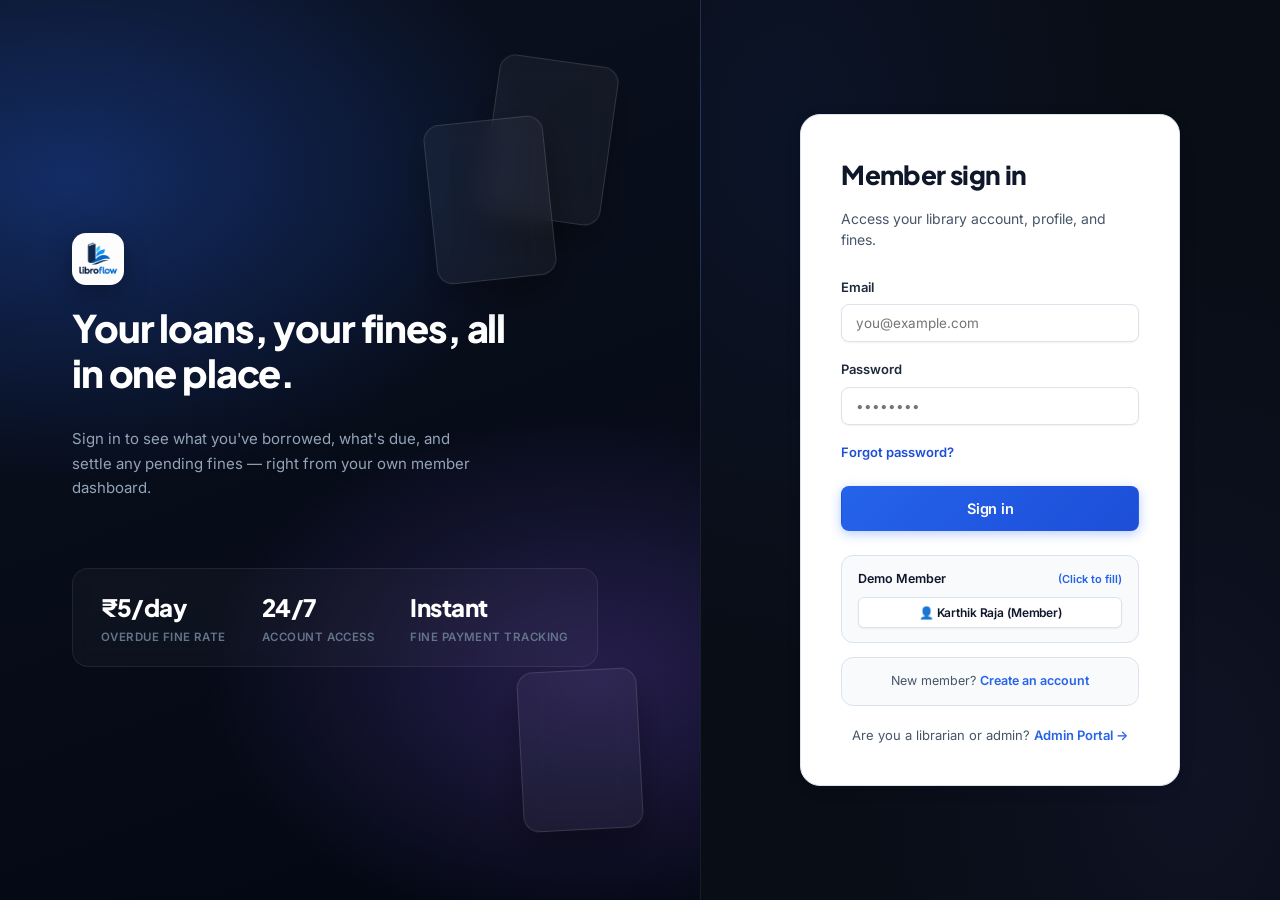
<file: frontend/user/fines.html>
<!DOCTYPE html>
<html lang="en">
<head>
<meta charset="UTF-8" />
<meta name="viewport" content="width=device-width, initial-scale=1.0" />
<title>My Fines · LibroFlow</title>
<link rel="stylesheet" href="../css/style.css" />
<link rel="stylesheet" href="css/portal.css" />
</head>
<body>

<div class="app-shell">

  <aside class="sidebar">
    <div class="sidebar-brand">
      <img src="../img/logo.png" alt="LibroFlow" class="brand-logo" />
      <div>
        <div class="name">LibroFlow</div>
        <div class="sub">MEMBER PORTAL</div>
      </div>
    </div>

    <div class="nav-section-label">My account</div>
    <a href="dashboard.html" class="nav-link">
      <svg viewBox="0 0 24 24" fill="none" stroke="currentColor" stroke-width="2"><rect x="3" y="3" width="7" height="9" rx="1.5"/><rect x="14" y="3" width="7" height="5" rx="1.5"/><rect x="14" y="12" width="7" height="9" rx="1.5"/><rect x="3" y="16" width="7" height="5" rx="1.5"/></svg>
      Dashboard
    </a>
    <a href="catalog.html" class="nav-link">
      <svg viewBox="0 0 24 24" fill="none" stroke="currentColor" stroke-width="2"><path d="M4 19.5A2.5 2.5 0 0 1 6.5 17H20"/><path d="M6.5 2H20v20H6.5A2.5 2.5 0 0 1 4 19.5v-15A2.5 2.5 0 0 1 6.5 2z"/></svg>
      Book Catalog
    </a>
    <a href="profile.html" class="nav-link">
      <svg viewBox="0 0 24 24" fill="none" stroke="currentColor" stroke-width="2"><path d="M20 21v-2a4 4 0 0 0-4-4H8a4 4 0 0 0-4 4v2"/><circle cx="12" cy="7" r="4"/></svg>
      My Profile
    </a>
    <a href="fines.html" class="nav-link active">
      <svg viewBox="0 0 24 24" fill="none" stroke="currentColor" stroke-width="2"><circle cx="12" cy="12" r="9"/><path d="M12 7v5l3 3"/></svg>
      My Fines
    </a>

    <div class="sidebar-footer">
      <div class="user-chip">
        <div class="avatar" data-user-avatar>U</div>
        <div class="who">
          <div class="n" data-user-name>—</div>
          <div class="r">Member</div>
        </div>
      </div>
      <button class="logout-btn" data-logout>
        <svg width="14" height="14" viewBox="0 0 24 24" fill="none" stroke="currentColor" stroke-width="2"><path d="M9 21H5a2 2 0 0 1-2-2V5a2 2 0 0 1 2-2h4"/><polyline points="16 17 21 12 16 7"/><line x1="21" y1="12" x2="9" y2="12"/></svg>
        Sign out
      </button>
    </div>
  </aside>

  <main class="main">
    <div class="topbar">
      <div>
        <h1>My Fines</h1>
        <div class="subtitle">Search, filter, and pay your fines</div>
      </div>
      <div class="search-box">
        <svg viewBox="0 0 24 24" fill="none" stroke="currentColor" stroke-width="2"><circle cx="11" cy="11" r="8"/><line x1="21" y1="21" x2="16.65" y2="16.65"/></svg>
        <input type="text" id="searchInput" placeholder="Search by date or amount…" />
      </div>
    </div>

    <div class="flex-row" style="margin-bottom:16px; gap:8px;">
      <button class="btn btn-secondary btn-sm" data-filter="ALL">All</button>
      <button class="btn btn-secondary btn-sm" data-filter="UNPAID">Unpaid</button>
      <button class="btn btn-secondary btn-sm" data-filter="PAID">Paid</button>
    </div>

    <div class="panel">
      <div class="table-responsive">
        <table class="mobile-stack-table">
          <thead>
            <tr>
              <th>Book</th>
              <th>Issued</th>
              <th>Due</th>
              <th>Returned</th>
              <th>Overdue days</th>
              <th>Fine amount</th>
              <th>Status</th>
              <th style="text-align:right;">Action</th>
            </tr>
          </thead>
          <tbody id="finesBody">
            <tr class="empty-row"><td colspan="8">Loading fines…</td></tr>
          </tbody>
        </table>
      </div>
      <div class="pagination" id="pagination" style="display:none;">
        <div class="info" id="pageInfo"></div>
        <div class="controls" id="pageControls"></div>
      </div>
    </div>
  </main>
</div>

<!-- Modern Payment Confirmation Modal -->
<div class="modal-overlay" id="paymentModal" style="display:none;">
  <div class="modal" style="max-width:440px;">
    <div class="modal-header" style="border-bottom:none; padding-bottom:12px;">
      <div style="display:flex; align-items:center; gap:12px;">
        <div style="width:42px; height:42px; border-radius:12px; background:#ecfdf5; color:#059669; display:flex; align-items:center; justify-content:center; box-shadow:0 4px 12px rgba(16,185,129,0.18); flex-shrink:0;">
          <svg width="22" height="22" viewBox="0 0 24 24" fill="none" stroke="currentColor" stroke-width="2"><rect x="1" y="4" width="22" height="16" rx="2" ry="2"/><line x1="1" y1="10" x2="23" y2="10"/></svg>
        </div>
        <div>
          <h3 style="font-size:17px; margin:0; color:var(--ink);">Settle Library Fine</h3>
          <div style="font-size:12.5px; color:var(--slate);">Instant Online Payment</div>
        </div>
      </div>
      <button class="btn btn-ghost btn-sm" id="closePaymentModal" style="font-size:16px;" type="button">✕</button>
    </div>

    <div class="modal-body" style="padding-top:0;">
      <!-- Total Amount Card -->
      <div style="background:linear-gradient(135deg, #0b1120 0%, #1e293b 100%); border-radius:var(--radius-lg); padding:22px; text-align:center; color:white; margin-bottom:18px; box-shadow:0 10px 25px -4px rgba(15,23,42,0.3); position:relative; overflow:hidden;">
        <div style="position:absolute; top:-40%; right:-20%; width:180px; height:180px; border-radius:50%; background:radial-gradient(circle, rgba(16,185,129,0.25) 0%, transparent 70%);"></div>
        <div style="font-size:11.5px; text-transform:uppercase; letter-spacing:0.06em; color:#94a3b8; font-weight:600; margin-bottom:4px;">Total Fine Amount</div>
        <div style="font-family:'Plus Jakarta Sans',monospace; font-size:38px; font-weight:800; color:#34d399; letter-spacing:-0.03em;" id="payModalAmount">₹0.00</div>
        <div style="display:inline-flex; align-items:center; gap:6px; background:rgba(16,185,129,0.15); border:1px solid rgba(16,185,129,0.3); border-radius:20px; padding:3px 10px; font-size:11px; color:#a7f3d0; margin-top:8px;">
          <span style="width:6px; height:6px; border-radius:50%; background:#10b981;"></span>
          Direct Fee Reconciliation
        </div>
      </div>

      <!-- Breakdown box -->
      <div style="background:#f8fafc; border:1px solid var(--border); border-radius:var(--radius-md); padding:14px 16px; margin-bottom:16px;">
        <div style="display:flex; justify-content:space-between; align-items:flex-start; margin-bottom:10px; padding-bottom:10px; border-bottom:1px solid #e2e8f0;">
          <span style="font-size:12.5px; color:var(--slate);">Book Title</span>
          <span style="font-size:13px; font-weight:700; color:var(--ink); text-align:right; max-width:220px;" id="payModalBookTitle">—</span>
        </div>
        <div style="display:flex; justify-content:space-between; align-items:center; margin-bottom:8px;">
          <span style="font-size:12.5px; color:var(--slate);">Overdue Days</span>
          <span style="font-size:13px; font-weight:700; color:var(--ink);" id="payModalOverdue">0 days</span>
        </div>
        <div style="display:flex; justify-content:space-between; align-items:center;">
          <span style="font-size:12.5px; color:var(--slate);">Standard Rate</span>
          <span style="font-size:12px; color:var(--slate-soft);">₹5.00 / day overdue</span>
        </div>
      </div>

      <div style="display:flex; align-items:center; gap:8px; font-size:12px; color:var(--slate);">
        <svg width="15" height="15" viewBox="0 0 24 24" fill="none" stroke="currentColor" stroke-width="2" style="color:#10b981; flex-shrink:0;"><path d="M12 22s8-4 8-10V5l-8-3-8 3v7c0 6 8 10 8 10z"/></svg>
        <span>Payment will be verified and settled immediately.</span>
      </div>
    </div>

    <div class="modal-footer" style="padding:16px 28px; border-top:1px solid var(--border); display:flex; gap:10px; justify-content:flex-end; background:#fafafa; border-radius:0 0 var(--radius-lg) var(--radius-lg);">
      <button class="btn btn-secondary" id="cancelPayBtn" type="button">Cancel</button>
      <button class="btn btn-primary" id="confirmPayBtn" type="button" style="background:linear-gradient(135deg, #059669 0%, #10b981 100%); border-color:#059669; box-shadow:0 4px 12px rgba(16,185,129,0.3);">
        Confirm & Pay
      </button>
    </div>
  </div>
</div>

<!-- Modern Return Confirmation Modal -->
<div class="modal-overlay" id="returnModal" style="display:none;">
  <div class="modal" style="max-width:440px;">
    <div class="modal-header" style="border-bottom:none; padding-bottom:12px;">
      <div style="display:flex; align-items:center; gap:12px;">
        <div style="width:42px; height:42px; border-radius:12px; background:#eff6ff; color:#2563eb; display:flex; align-items:center; justify-content:center; box-shadow:0 4px 12px rgba(37,99,235,0.15); flex-shrink:0;">
          <svg width="22" height="22" viewBox="0 0 24 24" fill="none" stroke="currentColor" stroke-width="2"><path d="M4 19.5A2.5 2.5 0 0 1 6.5 17H20"/><path d="M6.5 2H20v20H6.5A2.5 2.5 0 0 1 4 19.5v-15A2.5 2.5 0 0 1 6.5 2z"/></svg>
        </div>
        <div>
          <h3 style="font-size:17px; margin:0; color:var(--ink);">Return Borrowed Book</h3>
          <div style="font-size:12.5px; color:var(--slate);">Confirm Check-in to Library</div>
        </div>
      </div>
      <button class="btn btn-ghost btn-sm" id="closeReturnModal" style="font-size:16px;" type="button">✕</button>
    </div>

    <div class="modal-body" style="padding-top:0;">
      <div style="background:#f8fafc; border:1px solid var(--border); border-radius:var(--radius-md); padding:16px; margin-bottom:14px;">
        <div style="font-size:15px; font-weight:700; color:var(--ink); margin-bottom:4px;" id="returnModalBookTitle">Book Title</div>
        <div style="font-size:13px; color:var(--slate); margin-bottom:12px;" id="returnModalBookAuthor">Author Name</div>
        
        <div style="display:flex; justify-content:space-between; align-items:center; padding-top:10px; border-top:1px solid #e2e8f0; font-size:12.5px;">
          <span style="color:var(--slate);">Due Date:</span>
          <span class="mono" style="font-weight:700; color:var(--ink);" id="returnModalDueDate">—</span>
        </div>
      </div>

      <div id="returnModalWarning" style="display:none; background:#fef2f2; border:1px solid rgba(239,68,68,0.25); border-radius:var(--radius-md); padding:12px 14px; font-size:12.5px; color:#b91c1c; margin-bottom:6px;">
        ⚠️ This book is overdue. Any overdue fine will be logged upon check-in.
      </div>
    </div>

    <div class="modal-footer" style="padding:16px 28px; border-top:1px solid var(--border); display:flex; gap:10px; justify-content:flex-end; background:#fafafa; border-radius:0 0 var(--radius-lg) var(--radius-lg);">
      <button class="btn btn-secondary" id="cancelReturnBtn" type="button">Cancel</button>
      <button class="btn btn-primary" id="confirmReturnBtn" type="button" style="background:linear-gradient(135deg, #1d4ed8 0%, #2563eb 100%);">
        Confirm Return
      </button>
    </div>
  </div>
</div>

<script src="js/portal.js"></script>
<script src="js/fines.js"></script>
</body>
</html>
</file>
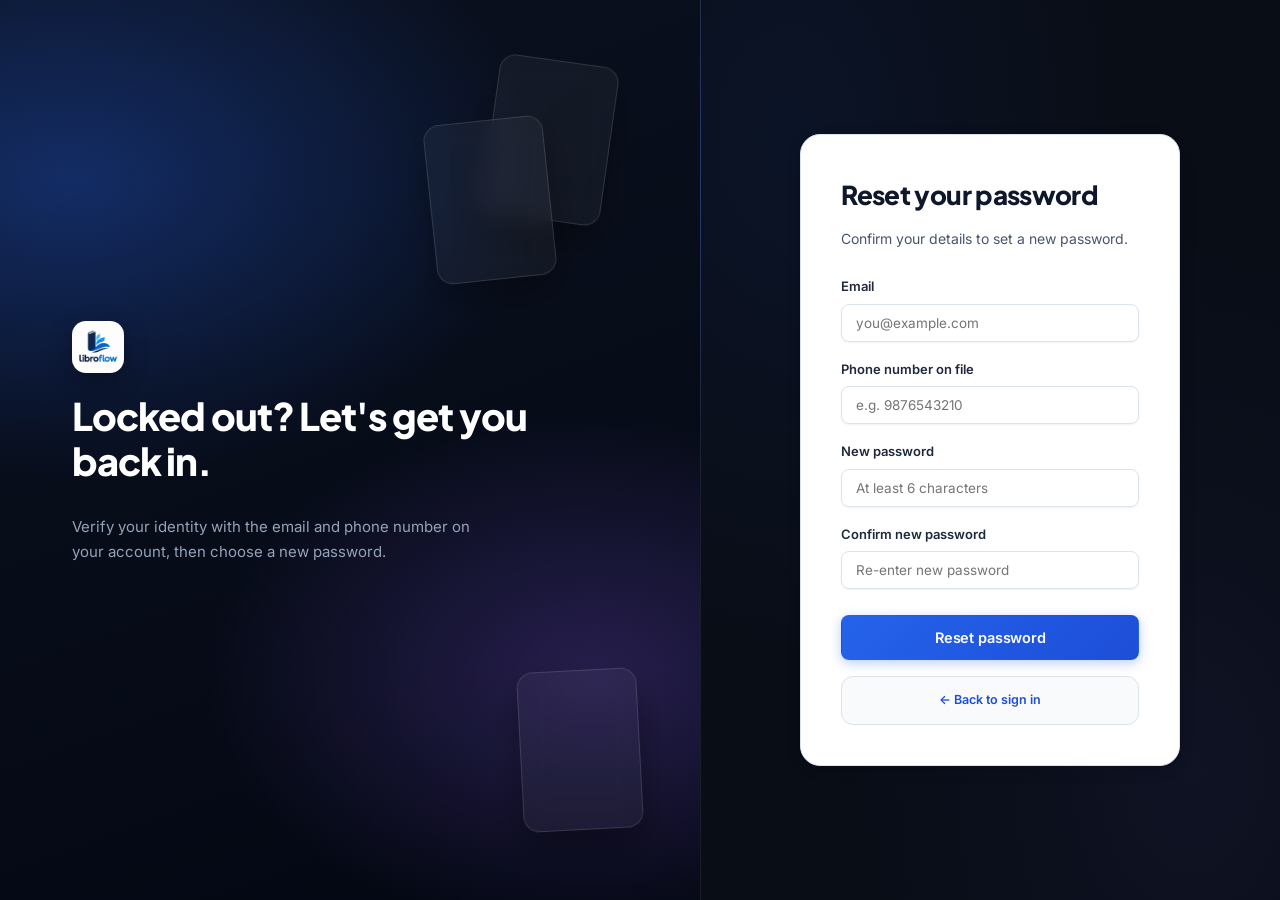
<file: frontend/user/forgot-password.html>
<!DOCTYPE html>
<html lang="en">
<head>
<meta charset="UTF-8" />
<meta name="viewport" content="width=device-width, initial-scale=1.0" />
<title>Forgot password · LibroFlow</title>
<link rel="stylesheet" href="../css/style.css" />
<link rel="stylesheet" href="css/portal.css" />
</head>
<body>

<div class="login-shell">

  <div class="login-visual">
    <div class="catalog-card" style="width:120px;height:160px;top:60px;right:90px;transform:rotate(8deg);"></div>
    <div class="catalog-card" style="width:120px;height:160px;top:120px;right:150px;transform:rotate(-6deg);"></div>
    <div class="catalog-card" style="width:120px;height:160px;bottom:70px;right:60px;transform:rotate(-3deg);"></div>

    <img src="../img/logo.png" alt="LibroFlow" style="width:52px; height:52px; border-radius:14px; object-fit:cover; margin-bottom:20px; box-shadow:0 8px 24px rgba(0,0,0,0.3); background:white;" />
    <h2>Locked out? Let's get you back in.</h2>
    <p>Verify your identity with the email and phone number on your account, then choose a new password.</p>
  </div>

  <div class="login-form-side">
    <div class="login-card">
      <img src="../img/logo.png" alt="LibroFlow" class="login-mobile-logo" />
      <h1>Reset your password</h1>
      <p class="lede">Confirm your details to set a new password.</p>

      <div class="login-error" id="resetError"></div>
      <div class="demo-hint" id="resetSuccess" style="display:none; background:var(--teal-soft); color:var(--teal-dark); border-color:transparent; margin-bottom:16px;"></div>

      <form id="resetForm">
        <div class="form-field">
          <label for="email">Email</label>
          <input type="email" id="email" placeholder="you@example.com" autocomplete="username" required />
        </div>
        <div class="form-field">
          <label for="phone">Phone number on file</label>
          <input type="text" id="phone" placeholder="e.g. 9876543210" autocomplete="tel" required />
        </div>
        <div class="form-field">
          <label for="newPassword">New password</label>
          <input type="password" id="newPassword" placeholder="At least 6 characters" autocomplete="new-password" required minlength="6" />
        </div>
        <div class="form-field">
          <label for="confirmPassword">Confirm new password</label>
          <input type="password" id="confirmPassword" placeholder="Re-enter new password" autocomplete="new-password" required minlength="6" />
        </div>

        <button type="submit" class="btn btn-primary" id="resetBtn">Reset password</button>
      </form>

      <div class="demo-hint" style="text-align:center; margin-top:16px;">
        <a href="login.html" style="color:var(--teal-dark); font-weight:600;">← Back to sign in</a>
      </div>
    </div>
  </div>

</div>

<script src="js/portal.js"></script>
<script>
  const form = document.getElementById("resetForm");
  const errorBox = document.getElementById("resetError");
  const successBox = document.getElementById("resetSuccess");
  const resetBtn = document.getElementById("resetBtn");

  form.addEventListener("submit", async (e) => {
    e.preventDefault();
    errorBox.style.display = "none";
    successBox.style.display = "none";

    const email = document.getElementById("email").value.trim();
    const phone = document.getElementById("phone").value.trim();
    const newPassword = document.getElementById("newPassword").value;
    const confirmPassword = document.getElementById("confirmPassword").value;

    if (newPassword !== confirmPassword) {
      errorBox.textContent = "Passwords do not match.";
      errorBox.style.display = "block";
      return;
    }

    resetBtn.disabled = true;
    resetBtn.textContent = "Resetting...";

    try {
      const response = await fetch(PORTAL_API_BASE_URL + "/auth/forgot-password", {
        method: "POST",
        headers: { "Content-Type": "application/json" },
        body: JSON.stringify({ email, phone, newPassword }),
      });

      const data = await response.json();

      if (!response.ok) {
        throw new Error(data.message || "Could not reset password");
      }

      successBox.textContent = data.message || "Password reset successfully. You can now sign in.";
      successBox.style.display = "block";
      form.reset();
    } catch (err) {
      errorBox.textContent = err.message || "Unable to reset password. Please check your connection to the server.";
      errorBox.style.display = "block";
    } finally {
      resetBtn.disabled = false;
      resetBtn.textContent = "Reset password";
    }
  });
</script>

</body>
</html>
</file>
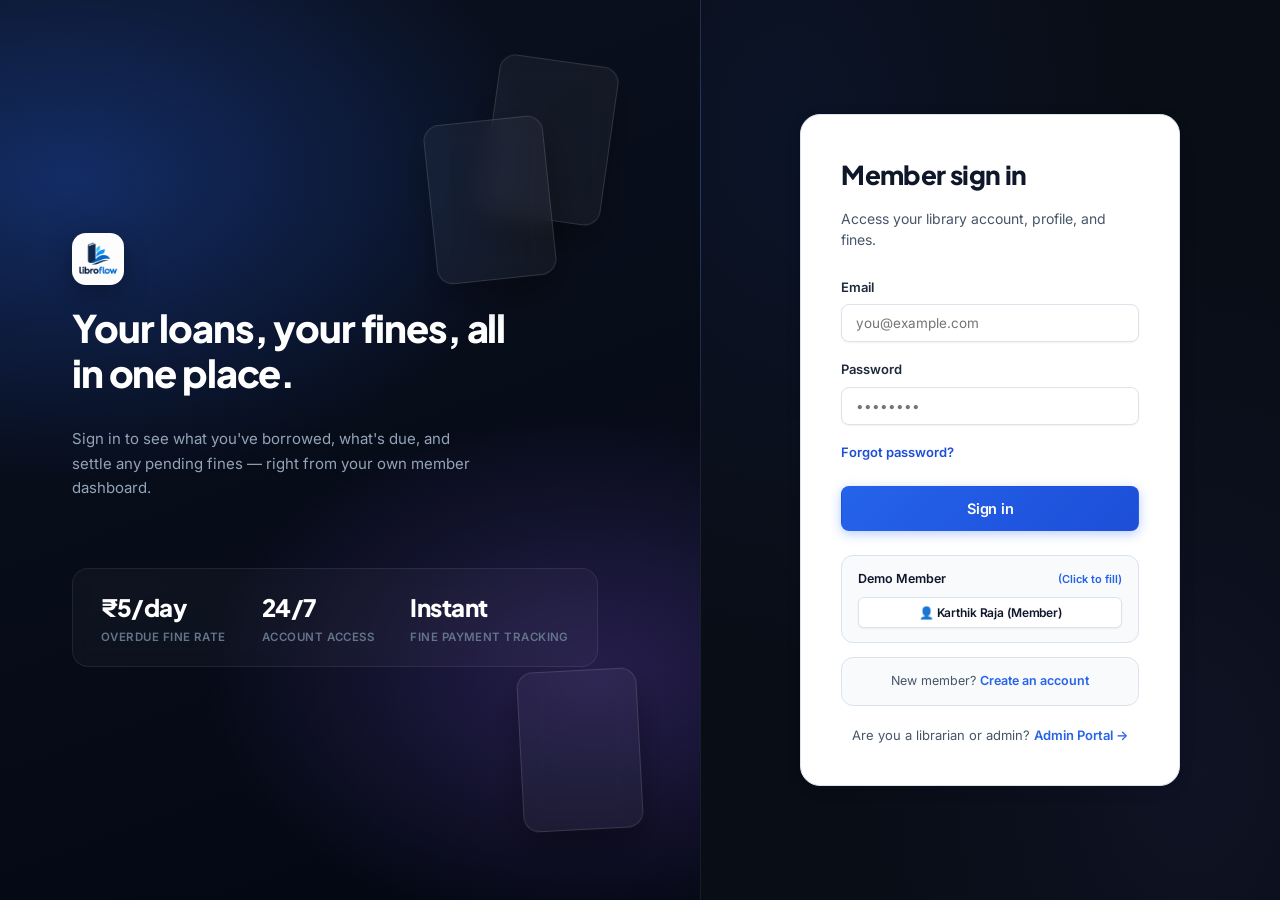
<file: frontend/user/login.html>
<!DOCTYPE html>
<html lang="en">
<head>
<meta charset="UTF-8" />
<meta name="viewport" content="width=device-width, initial-scale=1.0" />
<title>Member Sign in · LibroFlow</title>
<link rel="stylesheet" href="../css/style.css" />
<link rel="stylesheet" href="css/portal.css" />
</head>
<body>

<div class="login-shell">

  <div class="login-visual">
    <div class="catalog-card" style="width:120px;height:160px;top:60px;right:90px;transform:rotate(8deg);"></div>
    <div class="catalog-card" style="width:120px;height:160px;top:120px;right:150px;transform:rotate(-6deg);"></div>
    <div class="catalog-card" style="width:120px;height:160px;bottom:70px;right:60px;transform:rotate(-3deg);"></div>

    <img src="../img/logo.png" alt="LibroFlow" style="width:52px; height:52px; border-radius:14px; object-fit:cover; margin-bottom:20px; box-shadow:0 8px 24px rgba(0,0,0,0.3); background:white;" />
    <h2>Your loans, your fines, all in one place.</h2>
    <p>Sign in to see what you've borrowed, what's due, and settle any pending fines — right from your own member dashboard.</p>

    <div class="stats-row">
      <div>
        <div class="n">₹5/day</div>
        <div class="l">Overdue fine rate</div>
      </div>
      <div>
        <div class="n">24/7</div>
        <div class="l">Account access</div>
      </div>
      <div>
        <div class="n">Instant</div>
        <div class="l">Fine payment tracking</div>
      </div>
    </div>
  </div>

  <div class="login-form-side">
    <div class="login-card">
      <img src="../img/logo.png" alt="LibroFlow" class="login-mobile-logo" />
      <h1>Member sign in</h1>
      <p class="lede">Access your library account, profile, and fines.</p>

      <div class="login-error" id="loginError"></div>

      <form id="loginForm">
        <div class="form-field">
          <label for="email">Email</label>
          <input type="email" id="email" placeholder="you@example.com" autocomplete="username" required />
        </div>
        <div class="form-field">
          <label for="password">Password</label>
          <input type="password" id="password" placeholder="••••••••" autocomplete="current-password" required />
        </div>

        <div class="flex-between" style="margin-bottom:16px;">
          <a href="forgot-password.html" class="text-sm" style="color:var(--teal-dark); font-weight:600;">Forgot password?</a>
        </div>

        <button type="submit" class="btn btn-primary" id="loginBtn">Sign in</button>
      </form>

      <div class="demo-hint">
        <div style="font-weight:600; color:var(--ink); margin-bottom:8px; display:flex; align-items:center; justify-content:space-between;">
          <span>Demo Member</span>
          <span style="font-size:11px; color:var(--teal); font-weight:600;">(Click to fill)</span>
        </div>
        <button type="button" class="btn btn-secondary btn-sm" style="width:100%; justify-content:center; font-size:12px;" onclick="fillPortalLogin('karthik.raja@example.com','user123')">
          👤 Karthik Raja (Member)
        </button>
      </div>

      <div class="demo-hint" style="text-align:center; margin-top:14px;">
        New member? <a href="register.html" style="color:var(--teal); font-weight:600;">Create an account</a>
      </div>

      <div style="text-align:center; margin-top:20px; font-size:13px; color:var(--slate);">
        Are you a librarian or admin? <a href="../login.html" style="color:var(--teal); font-weight:600; text-decoration:none;">Admin Portal &rarr;</a>
      </div>
    </div>
  </div>

</div>

<script src="js/portal.js"></script>
<script>
  if (portalGetToken()) {
    window.location.href = "dashboard.html";
  }

  function fillPortalLogin(e, p) {
    document.getElementById("email").value = e;
    document.getElementById("password").value = p;
  }

  const form = document.getElementById("loginForm");
  const errorBox = document.getElementById("loginError");
  const loginBtn = document.getElementById("loginBtn");

  form.addEventListener("submit", async (e) => {
    e.preventDefault();
    errorBox.style.display = "none";

    const email = document.getElementById("email").value.trim();
    const password = document.getElementById("password").value;

    loginBtn.disabled = true;
    loginBtn.textContent = "Signing in...";

    try {
      const response = await fetch(PORTAL_API_BASE_URL + "/auth/login", {
        method: "POST",
        headers: { "Content-Type": "application/json" },
        body: JSON.stringify({ email, password }),
      });

      const data = await response.json();

      if (!response.ok) {
        throw new Error(data.message || "Invalid email or password");
      }

      portalSetSession(data.token, {
        userId: data.userId,
        fullName: data.fullName,
        email: data.email,
        department: data.department,
      });

      window.location.href = "dashboard.html";
    } catch (err) {
      errorBox.textContent = err.message || "Unable to sign in. Please check your connection to the server.";
      errorBox.style.display = "block";
    } finally {
      loginBtn.disabled = false;
      loginBtn.textContent = "Sign in";
    }
  });
</script>

</body>
</html>
</file>
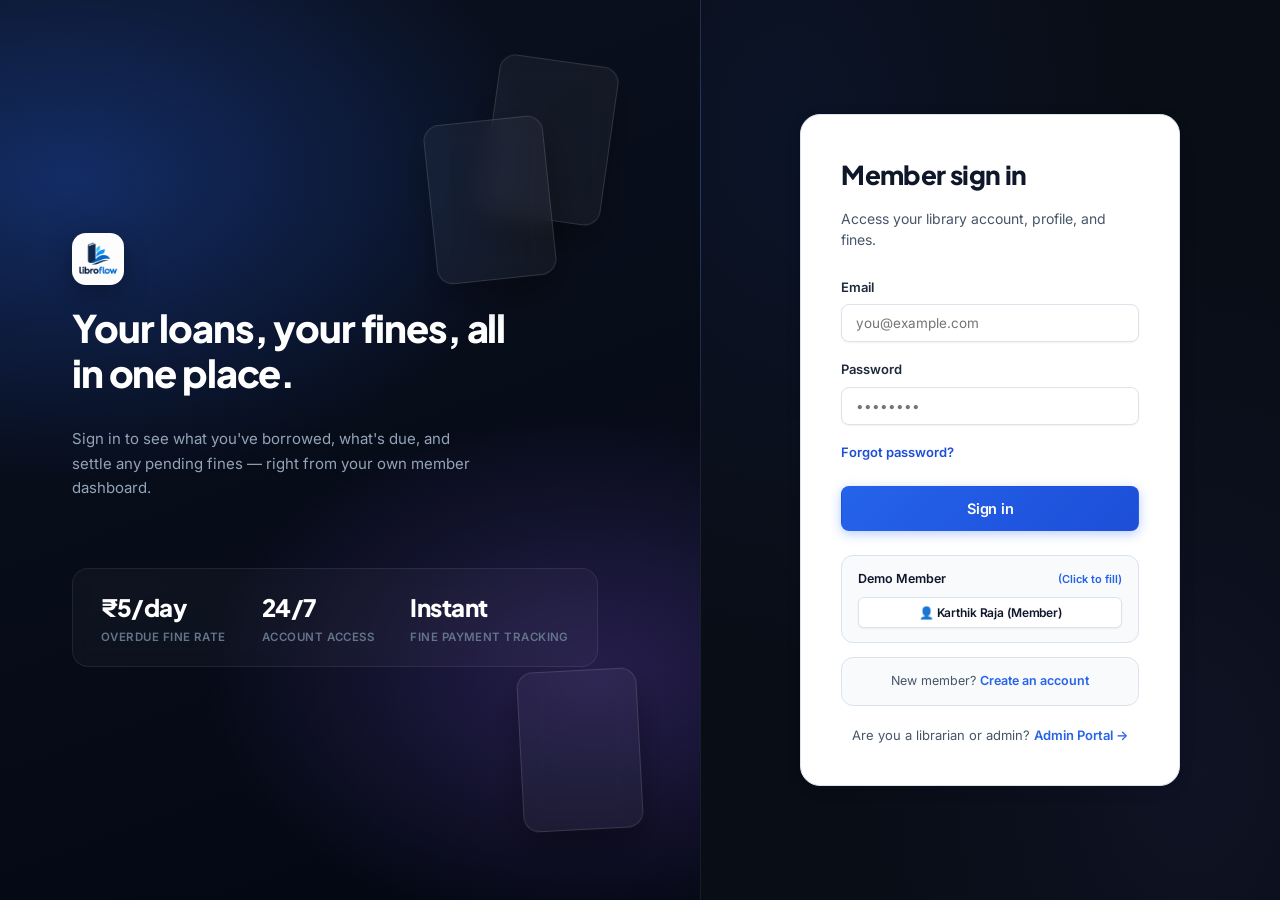
<file: frontend/user/profile.html>
<!DOCTYPE html>
<html lang="en">
<head>
<meta charset="UTF-8" />
<meta name="viewport" content="width=device-width, initial-scale=1.0" />
<title>My Profile · LibroFlow</title>
<link rel="stylesheet" href="../css/style.css" />
<link rel="stylesheet" href="css/portal.css" />
</head>
<body>

<div class="app-shell">

  <aside class="sidebar">
    <div class="sidebar-brand">
      <img src="../img/logo.png" alt="LibroFlow" class="brand-logo" />
      <div>
        <div class="name">LibroFlow</div>
        <div class="sub">MEMBER PORTAL</div>
      </div>
    </div>

    <div class="nav-section-label">My account</div>
    <a href="dashboard.html" class="nav-link">
      <svg viewBox="0 0 24 24" fill="none" stroke="currentColor" stroke-width="2"><rect x="3" y="3" width="7" height="9" rx="1.5"/><rect x="14" y="3" width="7" height="5" rx="1.5"/><rect x="14" y="12" width="7" height="9" rx="1.5"/><rect x="3" y="16" width="7" height="5" rx="1.5"/></svg>
      Dashboard
    </a>
    <a href="catalog.html" class="nav-link">
      <svg viewBox="0 0 24 24" fill="none" stroke="currentColor" stroke-width="2"><path d="M4 19.5A2.5 2.5 0 0 1 6.5 17H20"/><path d="M6.5 2H20v20H6.5A2.5 2.5 0 0 1 4 19.5v-15A2.5 2.5 0 0 1 6.5 2z"/></svg>
      Book Catalog
    </a>
    <a href="profile.html" class="nav-link active">
      <svg viewBox="0 0 24 24" fill="none" stroke="currentColor" stroke-width="2"><path d="M20 21v-2a4 4 0 0 0-4-4H8a4 4 0 0 0-4 4v2"/><circle cx="12" cy="7" r="4"/></svg>
      My Profile
    </a>
    <a href="fines.html" class="nav-link">
      <svg viewBox="0 0 24 24" fill="none" stroke="currentColor" stroke-width="2"><circle cx="12" cy="12" r="9"/><path d="M12 7v5l3 3"/></svg>
      My Fines
    </a>

    <div class="sidebar-footer">
      <div class="user-chip">
        <div class="avatar" data-user-avatar>U</div>
        <div class="who">
          <div class="n" data-user-name>—</div>
          <div class="r">Member</div>
        </div>
      </div>
      <button class="logout-btn" data-logout>
        <svg width="14" height="14" viewBox="0 0 24 24" fill="none" stroke="currentColor" stroke-width="2"><path d="M9 21H5a2 2 0 0 1-2-2V5a2 2 0 0 1 2-2h4"/><polyline points="16 17 21 12 16 7"/><line x1="21" y1="12" x2="9" y2="12"/></svg>
        Sign out
      </button>
    </div>
  </aside>

  <main class="main">
    <div class="topbar">
      <div>
        <h1>My Profile</h1>
        <div class="subtitle">View and manage your account details</div>
      </div>
    </div>

    <div style="display:grid; grid-template-columns: 1fr 1fr; gap:20px; align-items:start;">

      <div class="panel">
        <div class="panel-header">
          <h3>Profile information</h3>
          <button class="btn btn-secondary btn-sm" id="editProfileBtn">Edit</button>
        </div>
        <div class="panel-body" id="profileView">
          <div class="loading-row">Loading profile…</div>
        </div>
      </div>

      <div class="panel">
        <div class="panel-header">
          <h3>Change password</h3>
        </div>
        <div class="panel-body">
          <form id="passwordForm">
            <div class="form-field" style="margin-bottom:14px;">
              <label for="currentPassword">Current password</label>
              <input type="password" id="currentPassword" required />
            </div>
            <div class="form-field" style="margin-bottom:14px;">
              <label for="newPassword">New password</label>
              <input type="password" id="newPassword" required minlength="6" />
            </div>
            <div class="form-field" style="margin-bottom:18px;">
              <label for="confirmNewPassword">Confirm new password</label>
              <input type="password" id="confirmNewPassword" required minlength="6" />
            </div>
            <button type="submit" class="btn btn-primary" id="changePasswordBtn">Update password</button>
          </form>
        </div>
      </div>

    </div>
  </main>
</div>

<!-- Edit Profile Modal -->
<div class="modal-overlay" id="editModal" style="display:none;">
  <div class="modal">
    <div class="modal-header">
      <h3>Edit profile</h3>
      <button class="btn btn-ghost btn-sm" id="closeEditModal">✕</button>
    </div>
    <div class="modal-body">
      <form id="editForm">
        <div class="form-grid">
          <div class="form-field full">
            <label for="editFullName">Full name</label>
            <input type="text" id="editFullName" required />
          </div>
          <div class="form-field">
            <label for="editPhone">Phone</label>
            <input type="text" id="editPhone" />
          </div>
          <div class="form-field">
            <label for="editDepartment">Department</label>
            <input type="text" id="editDepartment" />
          </div>
        </div>
      </form>
    </div>
    <div class="modal-footer">
      <button class="btn btn-secondary" id="cancelEditBtn">Cancel</button>
      <button class="btn btn-primary" id="saveEditBtn">Save changes</button>
    </div>
  </div>
</div>

<script src="js/portal.js"></script>
<script src="js/profile.js"></script>
</body>
</html>
</file>
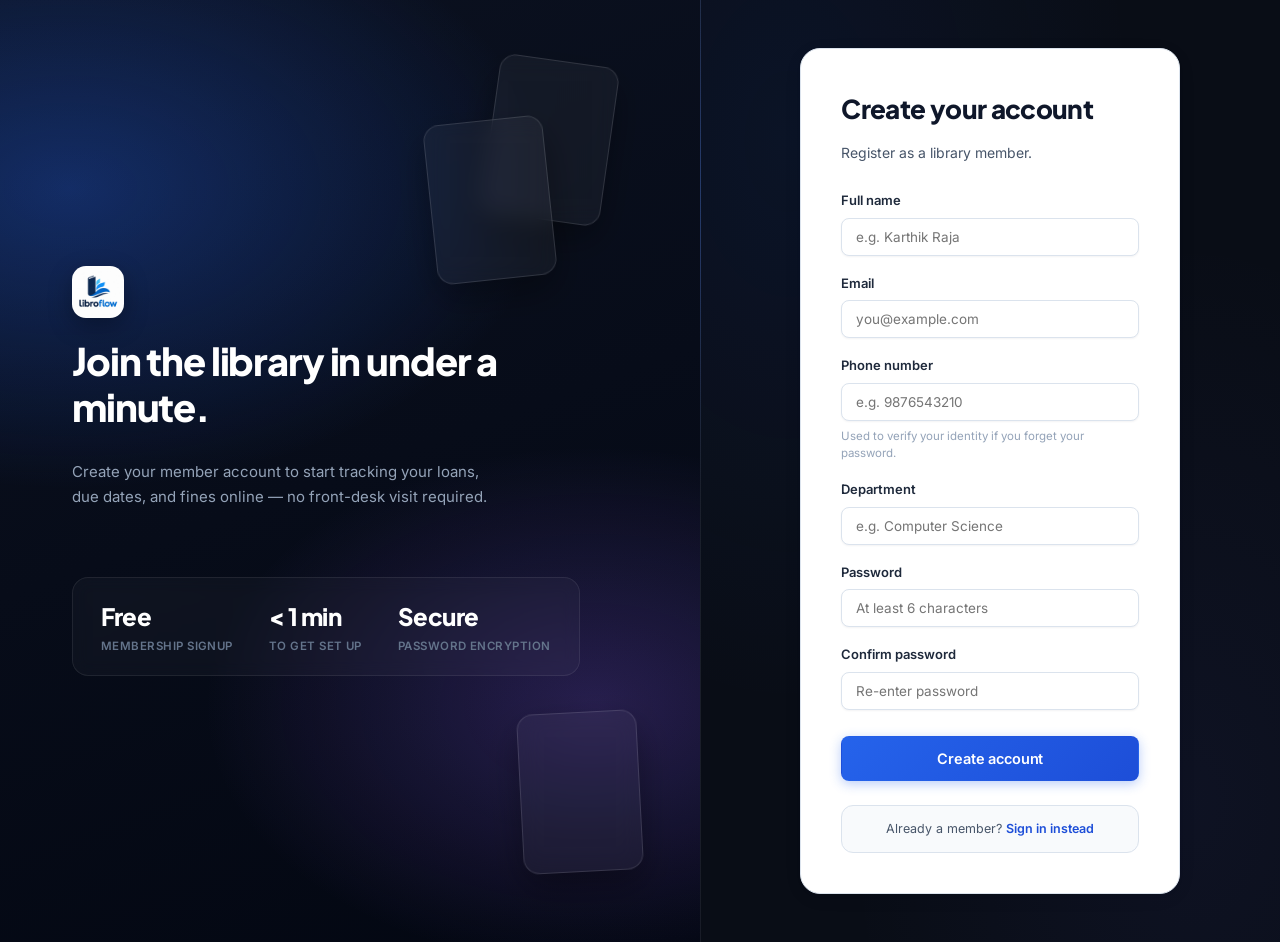
<file: frontend/user/register.html>
<!DOCTYPE html>
<html lang="en">
<head>
<meta charset="UTF-8" />
<meta name="viewport" content="width=device-width, initial-scale=1.0" />
<title>Create account · LibroFlow</title>
<link rel="stylesheet" href="../css/style.css" />
<link rel="stylesheet" href="css/portal.css" />
</head>
<body>

<div class="login-shell">

  <div class="login-visual">
    <div class="catalog-card" style="width:120px;height:160px;top:60px;right:90px;transform:rotate(8deg);"></div>
    <div class="catalog-card" style="width:120px;height:160px;top:120px;right:150px;transform:rotate(-6deg);"></div>
    <div class="catalog-card" style="width:120px;height:160px;bottom:70px;right:60px;transform:rotate(-3deg);"></div>

    <img src="../img/logo.png" alt="LibroFlow" style="width:52px; height:52px; border-radius:14px; object-fit:cover; margin-bottom:20px; box-shadow:0 8px 24px rgba(0,0,0,0.3); background:white;" />
    <h2>Join the library in under a minute.</h2>
    <p>Create your member account to start tracking your loans, due dates, and fines online — no front-desk visit required.</p>

    <div class="stats-row">
      <div>
        <div class="n">Free</div>
        <div class="l">Membership signup</div>
      </div>
      <div>
        <div class="n">&lt; 1 min</div>
        <div class="l">To get set up</div>
      </div>
      <div>
        <div class="n">Secure</div>
        <div class="l">Password encryption</div>
      </div>
    </div>
  </div>

  <div class="login-form-side">
    <div class="login-card">
      <img src="../img/logo.png" alt="LibroFlow" class="login-mobile-logo" />
      <h1>Create your account</h1>
      <p class="lede">Register as a library member.</p>

      <div class="login-error" id="registerError"></div>

      <form id="registerForm">
        <div class="form-field">
          <label for="fullName">Full name</label>
          <input type="text" id="fullName" placeholder="e.g. Karthik Raja" autocomplete="name" required />
        </div>
        <div class="form-field">
          <label for="email">Email</label>
          <input type="email" id="email" placeholder="you@example.com" autocomplete="username" required />
        </div>
        <div class="form-field">
          <label for="phone">Phone number</label>
          <input type="text" id="phone" placeholder="e.g. 9876543210" autocomplete="tel" />
          <span class="hint">Used to verify your identity if you forget your password.</span>
        </div>
        <div class="form-field">
          <label for="department">Department</label>
          <input type="text" id="department" placeholder="e.g. Computer Science" />
        </div>
        <div class="form-field">
          <label for="password">Password</label>
          <input type="password" id="password" placeholder="At least 6 characters" autocomplete="new-password" required minlength="6" />
        </div>
        <div class="form-field">
          <label for="confirmPassword">Confirm password</label>
          <input type="password" id="confirmPassword" placeholder="Re-enter password" autocomplete="new-password" required minlength="6" />
        </div>

        <button type="submit" class="btn btn-primary" id="registerBtn">Create account</button>
      </form>

      <div class="demo-hint" style="text-align:center;">
        Already a member? <a href="login.html" style="color:var(--teal-dark); font-weight:600;">Sign in instead</a>
      </div>
    </div>
  </div>

</div>

<script src="js/portal.js"></script>
<script>
  if (portalGetToken()) {
    window.location.href = "dashboard.html";
  }

  const form = document.getElementById("registerForm");
  const errorBox = document.getElementById("registerError");
  const registerBtn = document.getElementById("registerBtn");

  form.addEventListener("submit", async (e) => {
    e.preventDefault();
    errorBox.style.display = "none";

    const fullName = document.getElementById("fullName").value.trim();
    const email = document.getElementById("email").value.trim();
    const phone = document.getElementById("phone").value.trim();
    const department = document.getElementById("department").value.trim();
    const password = document.getElementById("password").value;
    const confirmPassword = document.getElementById("confirmPassword").value;

    if (password !== confirmPassword) {
      errorBox.textContent = "Passwords do not match.";
      errorBox.style.display = "block";
      return;
    }

    registerBtn.disabled = true;
    registerBtn.textContent = "Creating account...";

    try {
      const response = await fetch(PORTAL_API_BASE_URL + "/auth/register", {
        method: "POST",
        headers: { "Content-Type": "application/json" },
        body: JSON.stringify({ fullName, email, phone, department, password }),
      });

      const data = await response.json();

      if (!response.ok) {
        throw new Error(data.message || "Could not create account");
      }

      portalSetSession(data.token, {
        userId: data.userId,
        fullName: data.fullName,
        email: data.email,
        department: data.department,
      });

      window.location.href = "dashboard.html";
    } catch (err) {
      errorBox.textContent = err.message || "Unable to create account. Please check your connection to the server.";
      errorBox.style.display = "block";
    } finally {
      registerBtn.disabled = false;
      registerBtn.textContent = "Create account";
    }
  });
</script>

</body>
</html>
</file>
<file: frontend/css/style.css>
/* ==========================================================================
   LIBROFLOW LIBRARY MANAGEMENT SYSTEM — Modern Executive Design System
   Typography: "Plus Jakarta Sans" (Display/Headings) + "Inter" (Body/UI)
               + "JetBrains Mono" / "IBM Plex Mono" (Data/Numbers/IDs)
   Theme:      Luxury Modern SaaS — Deep Obsidian Navy Sidebar with Glass
               Accents, Clean High-Contrast Canvas with Ambient Lighting,
               Interactive Lift Effects, Polished Glass Badges and Micro-Transitions.
   ========================================================================== */

@import url('https://fonts.googleapis.com/css2?family=Plus+Jakarta+Sans:wght@500;600;700;800&family=Inter:wght@400;500;600;700&family=JetBrains+Mono:wght@500;600&family=Space+Grotesk:wght@500;600;700&family=IBM+Plex+Mono:wght@500;600&display=swap');

:root {
  /* Slate & Ink Palette */
  --ink:        #0f172a;        /* Deep Slate 900 */
  --ink-2:      #1e293b;        /* Slate 800 */
  --slate:      #475569;        /* Slate 600 */
  --slate-soft: #94a3b8;        /* Slate 400 */
  --paper:      #ebf0f7;        /* Sophisticated Executive Slate-Blue canvas (replaces stark white) */
  --white:      #ffffff;
  --border:     #dbe3ed;        /* Crisp border against canvas */
  --border-subtle: rgba(219, 227, 237, 0.85);

  /* Primary Brand (Electric Sapphire / Royal Indigo) */
  --teal:       #2563eb;        /* Blue 600 */
  --teal-dark:  #1d4ed8;        /* Blue 700 */
  --teal-soft:  #eff6ff;        /* Blue 50 */
  --teal-glow:  rgba(37, 99, 235, 0.25);

  /* Status Colors */
  --emerald:      #10b981;
  --emerald-dark: #059669;
  --emerald-soft: #ecfdf5;

  --amber:      #f59e0b;
  --amber-dark: #d97706;
  --amber-soft: #fffbeb;

  --rose:       #ef4444;
  --rose-dark:  #dc2626;
  --rose-soft:  #fef2f2;

  --purple:     #8b5cf6;
  --purple-soft:#f5f3ff;

  /* Sidebar Theme */
  --sidebar-bg: #0b1120;
  --sidebar-border: rgba(255, 255, 255, 0.07);

  /* Border Radii */
  --radius-sm: 8px;
  --radius-md: 12px;
  --radius-lg: 16px;
  --radius-xl: 20px;

  /* Elevations & Drop Shadows */
  --shadow-xs:   0 1px 2px rgba(15, 23, 42, 0.05);
  --shadow-card: 0 4px 20px -2px rgba(15, 23, 42, 0.07), 0 2px 6px -1px rgba(15, 23, 42, 0.03);
  --shadow-hover:0 12px 30px -4px rgba(15, 23, 42, 0.12), 0 4px 10px -2px rgba(15, 23, 42, 0.04);
  --shadow-pop:  0 20px 45px -8px rgba(15, 23, 42, 0.25);
}

*, *::before, *::after {
  box-sizing: border-box;
}

body {
  margin: 0;
  background-color: var(--paper);
  background-image: 
    radial-gradient(at 0% 0%, rgba(37, 99, 235, 0.08) 0px, transparent 55%),
    radial-gradient(at 100% 0%, rgba(99, 102, 241, 0.07) 0px, transparent 50%),
    radial-gradient(at 50% 100%, rgba(203, 213, 225, 0.35) 0px, transparent 60%);
  background-attachment: fixed;
  color: var(--ink);
  font-family: 'Inter', system-ui, -apple-system, BlinkMacSystemFont, 'Segoe UI', Roboto, sans-serif;
  font-size: 14.5px;
  line-height: 1.5;
  -webkit-font-smoothing: antialiased;
  -moz-osx-font-smoothing: grayscale;
}

h1, h2, h3, h4, h5 {
  font-family: 'Plus Jakarta Sans', 'Space Grotesk', sans-serif;
  color: var(--ink);
  margin: 0;
  font-weight: 700;
  letter-spacing: -0.02em;
}

a {
  color: inherit;
  text-decoration: none;
}

.mono {
  font-family: 'JetBrains Mono', 'IBM Plex Mono', monospace;
  font-feature-settings: "tnum" 1;
}

button {
  font-family: inherit;
  cursor: pointer;
}

::-webkit-scrollbar {
  width: 7px;
  height: 7px;
}
::-webkit-scrollbar-thumb {
  background: #cbd5e1;
  border-radius: 10px;
}
::-webkit-scrollbar-thumb:hover {
  background: #94a3b8;
}
::-webkit-scrollbar-track {
  background: transparent;
}

:focus-visible {
  outline: 2px solid var(--teal);
  outline-offset: 2px;
}

/* ---------------------------- App Shell & Layout ---------------------------- */

.app-shell {
  display: flex;
  min-height: 100vh;
}

.sidebar {
  width: 260px;
  flex-shrink: 0;
  background: linear-gradient(180deg, #0b1120 0%, #070a13 100%);
  border-right: 1px solid var(--sidebar-border);
  color: #94a3b8;
  display: flex;
  flex-direction: column;
  padding: 24px 16px;
  position: sticky;
  top: 0;
  height: 100vh;
  box-shadow: 4px 0 24px rgba(0, 0, 0, 0.15);
  z-index: 50;
}

.sidebar-brand {
  display: flex;
  align-items: center;
  gap: 12px;
  padding: 4px 8px 24px 8px;
  border-bottom: 1px solid rgba(255, 255, 255, 0.06);
  margin-bottom: 14px;
}

.sidebar-brand .mark {
  width: 38px;
  height: 38px;
  border-radius: 10px;
  background: linear-gradient(135deg, #3b82f6 0%, #1d4ed8 100%);
  display: flex;
  align-items: center;
  justify-content: center;
  font-family: 'Plus Jakarta Sans', sans-serif;
  font-weight: 800;
  color: white;
  font-size: 18px;
  flex-shrink: 0;
  box-shadow: 0 4px 15px rgba(37, 99, 235, 0.45);
  position: relative;
  overflow: hidden;
}

.sidebar-brand .brand-logo,
.brand-logo {
  width: 38px;
  height: 38px;
  border-radius: 10px;
  object-fit: cover;
  background: white;
  box-shadow: 0 4px 15px rgba(37, 99, 235, 0.45);
  flex-shrink: 0;
  border: 1px solid rgba(255, 255, 255, 0.15);
  transition: transform 0.2s ease;
}

.sidebar-brand .brand-logo:hover,
.brand-logo:hover {
  transform: scale(1.05);
}

.login-mobile-logo {
  width: 56px;
  height: 56px;
  border-radius: 14px;
  object-fit: cover;
  margin-bottom: 16px;
  box-shadow: 0 8px 20px rgba(37, 99, 235, 0.25);
  display: none;
}

.sidebar-brand .mark::after {
  content: '';
  position: absolute;
  top: 0; left: 0; right: 0; height: 50%;
  background: linear-gradient(180deg, rgba(255,255,255,0.3) 0%, rgba(255,255,255,0) 100%);
  border-radius: 10px 10px 0 0;
}

.sidebar-brand .name {
  font-family: 'Plus Jakarta Sans', sans-serif;
  font-weight: 700;
  font-size: 16px;
  color: #ffffff;
  letter-spacing: -0.01em;
  line-height: 1.2;
}

.sidebar-brand .sub {
  font-size: 10.5px;
  color: #64748b;
  font-weight: 600;
  letter-spacing: 0.08em;
  text-transform: uppercase;
  margin-top: 2px;
}

.nav-section-label {
  font-size: 10.5px;
  text-transform: uppercase;
  letter-spacing: 0.08em;
  color: #475569;
  padding: 14px 12px 6px;
  font-weight: 700;
}

.nav-link {
  display: flex;
  align-items: center;
  gap: 12px;
  padding: 10px 14px;
  border-radius: var(--radius-sm);
  font-size: 13.5px;
  font-weight: 500;
  color: #94a3b8;
  margin-bottom: 4px;
  transition: all 0.2s cubic-bezier(0.4, 0, 0.2, 1);
  position: relative;
}

.nav-link svg {
  width: 18px;
  height: 18px;
  opacity: 0.75;
  flex-shrink: 0;
  transition: transform 0.2s ease, opacity 0.2s ease;
}

.nav-link:hover {
  background: rgba(255, 255, 255, 0.05);
  color: #f1f5f9;
  transform: translateX(3px);
}

.nav-link:hover svg {
  opacity: 1;
  transform: scale(1.05);
}

.nav-link.active {
  background: linear-gradient(135deg, #2563eb 0%, #1d4ed8 100%);
  color: #ffffff;
  font-weight: 600;
  box-shadow: 0 4px 14px rgba(37, 99, 235, 0.38);
  transform: none;
}

.nav-link.active svg {
  opacity: 1;
  color: #ffffff;
}

.sidebar-footer {
  margin-top: auto;
  border-top: 1px solid rgba(255, 255, 255, 0.08);
  padding-top: 16px;
}

.user-chip {
  display: flex;
  align-items: center;
  gap: 12px;
  padding: 10px 12px;
  background: rgba(255, 255, 255, 0.03);
  border: 1px solid rgba(255, 255, 255, 0.06);
  border-radius: var(--radius-md);
  transition: background 0.2s ease;
}

.user-chip:hover {
  background: rgba(255, 255, 255, 0.06);
}

.user-chip .avatar {
  width: 36px;
  height: 36px;
  border-radius: 10px;
  background: linear-gradient(135deg, #334155, #1e293b);
  border: 1px solid rgba(255, 255, 255, 0.12);
  color: white;
  display: flex;
  align-items: center;
  justify-content: center;
  font-weight: 700;
  font-size: 14px;
  flex-shrink: 0;
  box-shadow: 0 2px 8px rgba(0, 0, 0, 0.2);
}

.user-chip .who {
  min-width: 0;
  flex: 1;
}

.user-chip .who .n {
  font-size: 13.5px;
  color: #f8fafc;
  font-weight: 600;
  overflow: hidden;
  text-overflow: ellipsis;
  white-space: nowrap;
}

.user-chip .who .r {
  font-size: 11px;
  color: #64748b;
  text-transform: uppercase;
  letter-spacing: 0.04em;
  font-weight: 600;
}

.logout-btn {
  width: 100%;
  margin-top: 10px;
  background: rgba(255, 255, 255, 0.03);
  border: 1px solid rgba(255, 255, 255, 0.08);
  color: #94a3b8;
  padding: 9px 12px;
  border-radius: var(--radius-sm);
  font-size: 13px;
  font-weight: 500;
  display: flex;
  align-items: center;
  justify-content: center;
  gap: 8px;
  transition: all 0.2s ease;
}

.logout-btn:hover {
  background: rgba(239, 68, 68, 0.12);
  border-color: rgba(239, 68, 68, 0.3);
  color: #f87171;
}

/* ---------------------------- Main Canvas & Topbar ---------------------------- */

.main {
  flex: 1;
  min-width: 0;
  padding: 30px 40px 70px;
}

.topbar {
  display: flex;
  align-items: center;
  justify-content: space-between;
  margin-bottom: 28px;
  gap: 20px;
}

.topbar h1 {
  font-size: 26px;
  font-weight: 800;
  color: var(--ink);
  letter-spacing: -0.025em;
}

.topbar .subtitle {
  color: var(--slate);
  font-size: 13.5px;
  margin-top: 4px;
  display: flex;
  align-items: center;
  gap: 8px;
}

.topbar .subtitle::before {
  content: '';
  display: inline-block;
  width: 6px;
  height: 6px;
  border-radius: 50%;
  background: var(--emerald);
  box-shadow: 0 0 8px rgba(16, 185, 129, 0.7);
}

/* ---------------------------- Executive Hero Banner ---------------------------- */

.welcome-banner {
  background: linear-gradient(135deg, #0b1120 0%, #1e293b 100%);
  border: 1px solid rgba(255, 255, 255, 0.08);
  border-radius: var(--radius-xl);
  padding: 26px 32px;
  margin-bottom: 28px;
  color: white;
  display: flex;
  align-items: center;
  justify-content: space-between;
  gap: 24px;
  position: relative;
  overflow: hidden;
  box-shadow: 0 10px 30px -5px rgba(15, 23, 42, 0.2);
}

.welcome-banner::before {
  content: '';
  position: absolute;
  top: -60%; right: -5%;
  width: 380px; height: 380px;
  border-radius: 50%;
  background: radial-gradient(circle, rgba(37, 99, 235, 0.3) 0%, transparent 70%);
  pointer-events: none;
}

.welcome-banner::after {
  content: '';
  position: absolute;
  bottom: -40%; right: 25%;
  width: 250px; height: 250px;
  border-radius: 50%;
  background: radial-gradient(circle, rgba(139, 92, 246, 0.2) 0%, transparent 70%);
  pointer-events: none;
}

.welcome-info {
  position: relative;
  z-index: 2;
}

.welcome-info .greeting {
  font-size: 24px;
  font-weight: 800;
  color: #ffffff;
  margin-bottom: 6px;
  letter-spacing: -0.02em;
}

.welcome-info .sub {
  color: #94a3b8;
  font-size: 13.5px;
  line-height: 1.5;
  display: flex;
  align-items: center;
  gap: 12px;
  flex-wrap: wrap;
}

.live-pill {
  display: inline-flex;
  align-items: center;
  gap: 6px;
  background: rgba(16, 185, 129, 0.15);
  border: 1px solid rgba(16, 185, 129, 0.35);
  color: #34d399;
  font-size: 11px;
  font-weight: 600;
  padding: 3px 9px;
  border-radius: 20px;
}

.live-pill .dot {
  width: 6px;
  height: 6px;
  border-radius: 50%;
  background: #10b981;
  box-shadow: 0 0 8px #10b981;
  animation: pulse-dot 2s infinite;
}

@keyframes pulse-dot {
  0% { transform: scale(0.95); box-shadow: 0 0 0 0 rgba(16, 185, 129, 0.7); }
  70% { transform: scale(1); box-shadow: 0 0 0 6px rgba(16, 185, 129, 0); }
  100% { transform: scale(0.95); box-shadow: 0 0 0 0 rgba(16, 185, 129, 0); }
}

.welcome-actions {
  display: flex;
  align-items: center;
  gap: 10px;
  position: relative;
  z-index: 2;
  flex-wrap: wrap;
}

.welcome-actions .btn {
  box-shadow: 0 4px 12px rgba(0, 0, 0, 0.2);
}

/* ---------------------------- Stat Card Micro Enhancements ---------------------------- */

.stat-icon-wrap {
  width: 42px;
  height: 42px;
  border-radius: 12px;
  display: flex;
  align-items: center;
  justify-content: center;
  font-size: 20px;
  flex-shrink: 0;
  box-shadow: 0 4px 12px rgba(0, 0, 0, 0.08);
}

.stat-progress {
  width: 100%;
  height: 5px;
  background: #f1f5f9;
  border-radius: 10px;
  overflow: hidden;
  margin-top: 10px;
}

.stat-progress-bar {
  height: 100%;
  border-radius: 10px;
  transition: width 0.8s cubic-bezier(0.16, 1, 0.3, 1);
}

/* ---------------------------- Doughnut & Financial Hub ---------------------------- */

.doughnut-wrapper {
  position: relative;
  height: 220px;
  display: flex;
  align-items: center;
  justify-content: center;
}

.doughnut-center-stat {
  position: absolute;
  text-align: center;
  pointer-events: none;
}

.doughnut-center-stat .amount {
  font-family: 'Plus Jakarta Sans', 'JetBrains Mono', monospace;
  font-size: 22px;
  font-weight: 800;
  color: var(--ink);
  display: block;
  letter-spacing: -0.02em;
}

.doughnut-center-stat .sub {
  font-size: 11px;
  color: var(--slate-soft);
  text-transform: uppercase;
  letter-spacing: 0.06em;
  font-weight: 600;
  margin-top: 2px;
}

.kpi-row {
  display: grid;
  grid-template-columns: 1fr 1fr;
  gap: 12px;
  margin-top: 18px;
}

.kpi-pill {
  background: #f8fafc;
  border: 1px solid var(--border);
  border-radius: var(--radius-md);
  padding: 12px 14px;
}

.kpi-pill .kpi-label {
  font-size: 11.5px;
  color: var(--slate);
  font-weight: 600;
  display: flex;
  align-items: center;
  gap: 6px;
}

.kpi-pill .kpi-val {
  font-family: 'Plus Jakarta Sans', 'JetBrains Mono', monospace;
  font-size: 17px;
  font-weight: 700;
  color: var(--ink);
  margin-top: 4px;
}

/* ---------------------------- Quick Operations Desk ---------------------------- */

.quick-desk-grid {
  display: grid;
  grid-template-columns: 1fr 1fr;
  gap: 10px;
}

.quick-desk-card {
  display: flex;
  align-items: center;
  gap: 12px;
  padding: 12px 14px;
  background: #f8fafc;
  border: 1px solid var(--border);
  border-radius: var(--radius-md);
  transition: all 0.2s ease;
  color: var(--ink);
  font-weight: 600;
  font-size: 13px;
}

.quick-desk-card:hover {
  background: #ffffff;
  border-color: var(--teal);
  box-shadow: 0 4px 14px rgba(37, 99, 235, 0.12);
  transform: translateY(-2px);
  color: var(--teal);
}

.quick-desk-card .icon {
  width: 32px;
  height: 32px;
  border-radius: 8px;
  display: flex;
  align-items: center;
  justify-content: center;
  background: white;
  border: 1px solid var(--border);
  font-size: 16px;
  flex-shrink: 0;
}

.search-box {
  display: flex;
  align-items: center;
  gap: 10px;
  background: var(--white);
  border: 1px solid var(--border);
  border-radius: var(--radius-md);
  padding: 10px 16px;
  width: 320px;
  box-shadow: var(--shadow-xs);
  transition: all 0.2s ease;
}

.search-box:focus-within {
  border-color: var(--teal);
  box-shadow: 0 0 0 3px rgba(37, 99, 235, 0.12), var(--shadow-card);
}

.search-box svg {
  width: 17px;
  height: 17px;
  color: var(--slate-soft);
  flex-shrink: 0;
}

.search-box input {
  border: none;
  outline: none;
  width: 100%;
  font-size: 13.5px;
  font-family: inherit;
  background: transparent;
  color: var(--ink);
}

.search-box input::placeholder {
  color: #94a3b8;
}

/* ---------------------------- Modern Buttons ---------------------------- */

.btn {
  display: inline-flex;
  align-items: center;
  gap: 8px;
  padding: 10px 18px;
  border-radius: var(--radius-sm);
  font-size: 13.5px;
  font-weight: 600;
  border: 1px solid transparent;
  transition: all 0.2s cubic-bezier(0.4, 0, 0.2, 1);
  white-space: nowrap;
  letter-spacing: -0.01em;
}

.btn svg {
  width: 16px;
  height: 16px;
}

.btn:active {
  transform: scale(0.98);
}

.btn-primary {
  background: linear-gradient(135deg, #2563eb 0%, #1d4ed8 100%);
  color: white;
  box-shadow: 0 3px 12px rgba(37, 99, 235, 0.32);
}

.btn-primary:hover {
  background: linear-gradient(135deg, #1d4ed8 0%, #1e40af 100%);
  box-shadow: 0 6px 18px rgba(37, 99, 235, 0.42);
  transform: translateY(-1px);
}

.btn-secondary {
  background: var(--white);
  color: var(--ink);
  border-color: var(--border);
  box-shadow: var(--shadow-xs);
}

.btn-secondary:hover {
  background: #f8fafc;
  border-color: #cbd5e1;
  transform: translateY(-1px);
}

.btn-danger {
  background: var(--rose-soft);
  color: var(--rose);
  border-color: rgba(239, 68, 68, 0.2);
}

.btn-danger:hover {
  background: #fee2e2;
  border-color: rgba(239, 68, 68, 0.4);
  transform: translateY(-1px);
}

.btn-ghost {
  background: transparent;
  color: var(--slate);
  padding: 8px 12px;
}

.btn-ghost:hover {
  background: #f1f5f9;
  color: var(--ink);
}

.btn:disabled {
  opacity: 0.5;
  cursor: not-allowed;
  transform: none !important;
  box-shadow: none !important;
}

.btn-sm {
  padding: 7px 12px;
  font-size: 12.5px;
  border-radius: 6px;
}

/* ---------------------------- Executive Stat Cards ---------------------------- */

.stat-grid {
  display: grid;
  grid-template-columns: repeat(4, 1fr);
  gap: 20px;
  margin-bottom: 28px;
}

.stat-card {
  background: var(--white);
  border: 1px solid var(--border);
  border-radius: var(--radius-lg);
  padding: 22px 24px;
  box-shadow: var(--shadow-card);
  position: relative;
  overflow: hidden;
  transition: all 0.25s cubic-bezier(0.4, 0, 0.2, 1);
  display: flex;
  flex-direction: column;
}

.stat-card::before {
  content: '';
  position: absolute;
  top: 0; left: 0; right: 0; height: 3px;
  background: var(--border);
  opacity: 0.8;
}

.stat-card:hover {
  transform: translateY(-4px);
  box-shadow: var(--shadow-hover);
  border-color: #cbd5e1;
}

.stat-card .tab {
  position: absolute;
  top: 0; left: 0; right: 0; height: 3.5px;
  border-radius: var(--radius-lg) var(--radius-lg) 0 0;
}

.stat-card .label {
  font-size: 12.5px;
  color: var(--slate);
  font-weight: 600;
  text-transform: uppercase;
  letter-spacing: 0.05em;
  display: flex;
  align-items: center;
  justify-content: space-between;
}

.stat-card .label span {
  font-size: 18px;
  filter: drop-shadow(0 2px 4px rgba(0,0,0,0.1));
}

.stat-card .value {
  font-family: 'Plus Jakarta Sans', 'JetBrains Mono', monospace;
  font-size: 34px;
  font-weight: 800;
  margin-top: 10px;
  color: var(--ink);
  letter-spacing: -0.03em;
  line-height: 1.1;
}

.stat-card .delta {
  font-size: 12.5px;
  color: var(--slate-soft);
  margin-top: 8px;
  font-weight: 500;
}

/* ---------------------------- Panels & Cards ---------------------------- */

.panel {
  background: var(--white);
  border: 1px solid var(--border);
  border-radius: var(--radius-lg);
  box-shadow: var(--shadow-card);
  overflow: hidden;
  margin-bottom: 22px;
  transition: box-shadow 0.2s ease;
}

.panel:hover {
  box-shadow: 0 8px 26px -4px rgba(15, 23, 42, 0.07);
}

.panel-header {
  display: flex;
  align-items: center;
  justify-content: space-between;
  padding: 20px 26px;
  border-bottom: 1px solid var(--border);
  background: #ffffff;
}

.panel-header h3 {
  font-size: 16.5px;
  font-weight: 700;
  color: var(--ink);
  letter-spacing: -0.015em;
}

.panel-body {
  padding: 24px 26px;
}

/* ---------------------------- Premium Tables ---------------------------- */

.table-responsive {
  width: 100%;
  overflow-x: auto;
  -webkit-overflow-scrolling: touch;
}

table {
  width: 100%;
  border-collapse: separate;
  border-spacing: 0;
}

thead th {
  text-align: left;
  font-size: 11px;
  text-transform: uppercase;
  letter-spacing: 0.06em;
  color: #64748b;
  font-weight: 700;
  padding: 14px 24px;
  border-bottom: 1px solid var(--border);
  background: #f8fafc;
}

tbody td {
  padding: 16px 24px;
  border-bottom: 1px solid var(--border);
  font-size: 13.5px;
  color: var(--ink);
  vertical-align: middle;
  transition: background 0.15s ease;
}

tbody tr:last-child td {
  border-bottom: none;
}

tbody tr:hover td {
  background: #f8fafc;
}

.cell-title {
  font-weight: 600;
  color: var(--ink);
  font-size: 14px;
}

.cell-sub {
  color: var(--slate-soft);
  font-size: 12px;
  margin-top: 3px;
  font-weight: 400;
}

.empty-row td {
  padding: 50px 24px;
  text-align: center;
  color: var(--slate-soft);
  font-size: 14px;
}

/* ---------------------------- Modern Status Badges ---------------------------- */

.tab-badge {
  display: inline-flex;
  align-items: center;
  gap: 7px;
  padding: 4px 11px;
  border-radius: 20px;
  font-size: 11.5px;
  font-weight: 600;
  letter-spacing: 0.02em;
  border: 1px solid transparent;
  transition: all 0.15s ease;
}

.tab-badge::before {
  content: '';
  width: 6px;
  height: 6px;
  border-radius: 50%;
  flex-shrink: 0;
}

.tab-badge.available, .tab-badge.paid {
  background: rgba(16, 185, 129, 0.1);
  color: #065f46;
  border-color: rgba(16, 185, 129, 0.25);
}
.tab-badge.available::before, .tab-badge.paid::before {
  background: var(--emerald);
  box-shadow: 0 0 6px rgba(16, 185, 129, 0.7);
}

.tab-badge.issued {
  background: rgba(245, 158, 11, 0.12);
  color: #92400e;
  border-color: rgba(245, 158, 11, 0.3);
}
.tab-badge.issued::before {
  background: var(--amber);
  box-shadow: 0 0 6px rgba(245, 158, 11, 0.7);
}

.tab-badge.overdue, .tab-badge.unpaid {
  background: rgba(239, 68, 68, 0.1);
  color: #991b1b;
  border-color: rgba(239, 68, 68, 0.25);
}
.tab-badge.overdue::before, .tab-badge.unpaid::before {
  background: var(--rose);
  box-shadow: 0 0 6px rgba(239, 68, 68, 0.7);
}

.tab-badge.returned {
  background: #f1f5f9;
  color: #475569;
  border-color: #cbd5e1;
}
.tab-badge.returned::before {
  background: #94a3b8;
}

/* ---------------------------- Forms ---------------------------- */

.form-grid {
  display: grid;
  grid-template-columns: 1fr 1fr;
  gap: 18px;
}

.form-field {
  display: flex;
  flex-direction: column;
  gap: 7px;
}

.form-field.full {
  grid-column: 1 / -1;
}

.form-field label {
  font-size: 13px;
  font-weight: 600;
  color: var(--ink-2);
}

.form-field input, .form-field select, .form-field textarea {
  border: 1px solid var(--border);
  border-radius: var(--radius-sm);
  padding: 10px 14px;
  font-size: 13.5px;
  font-family: inherit;
  color: var(--ink);
  background: var(--white);
  outline: none;
  transition: all 0.18s ease;
  box-shadow: var(--shadow-xs);
}

.form-field input:focus, .form-field select:focus, .form-field textarea:focus {
  border-color: var(--teal);
  box-shadow: 0 0 0 3px rgba(37, 99, 235, 0.15);
}

.form-field .hint {
  font-size: 11.5px;
  color: var(--slate-soft);
}

.form-field .error {
  font-size: 11.5px;
  color: var(--rose);
  font-weight: 500;
}

/* ---------------------------- Modals & Overlays ---------------------------- */

.modal-overlay {
  position: fixed;
  inset: 0;
  background: rgba(11, 17, 32, 0.65);
  backdrop-filter: blur(8px);
  display: flex;
  align-items: center;
  justify-content: center;
  z-index: 100;
  padding: 20px;
  animation: fadeIn 0.2s ease both;
}

.modal {
  background: var(--white);
  border-radius: var(--radius-lg);
  width: 100%;
  max-width: 580px;
  box-shadow: var(--shadow-pop);
  max-height: 90vh;
  display: flex;
  flex-direction: column;
  border: 1px solid rgba(255, 255, 255, 0.3);
  animation: scaleUp 0.25s cubic-bezier(0.16, 1, 0.3, 1) both;
}

@keyframes scaleUp {
  from { opacity: 0; transform: scale(0.96) translateY(8px); }
  to { opacity: 1; transform: scale(1) translateY(0); }
}

@keyframes fadeIn {
  from { opacity: 0; }
  to { opacity: 1; }
}

.modal-header {
  display: flex;
  align-items: center;
  justify-content: space-between;
  padding: 22px 28px;
  border-bottom: 1px solid var(--border);
  background: #ffffff;
  border-radius: var(--radius-lg) var(--radius-lg) 0 0;
}

.modal-header h3 {
  font-size: 18px;
  font-weight: 700;
}

.modal-body {
  padding: 24px 28px;
  overflow-y: auto;
}

.modal-footer {
  display: flex;
  justify-content: flex-end;
  gap: 12px;
  padding: 18px 28px;
  border-top: 1px solid var(--border);
  background: #f8fafc;
  border-radius: 0 0 var(--radius-lg) var(--radius-lg);
}

/* ---------------------------- Toast Notifications ---------------------------- */

.toast-container {
  position: fixed;
  bottom: 24px;
  right: 24px;
  display: flex;
  flex-direction: column;
  gap: 12px;
  z-index: 200;
}

.toast {
  background: var(--ink);
  color: white;
  padding: 14px 20px;
  border-radius: var(--radius-md);
  font-size: 13.5px;
  font-weight: 500;
  box-shadow: 0 10px 30px rgba(0, 0, 0, 0.25);
  display: flex;
  align-items: center;
  gap: 12px;
  min-width: 260px;
  animation: toast-in 0.3s cubic-bezier(0.16, 1, 0.3, 1);
  border: 1px solid rgba(255, 255, 255, 0.1);
}

.toast.success {
  background: linear-gradient(135deg, #065f46 0%, #047857 100%);
  border-color: rgba(16, 185, 129, 0.4);
}

.toast.error {
  background: linear-gradient(135deg, #991b1b 0%, #b91c1c 100%);
  border-color: rgba(239, 68, 68, 0.4);
}

@keyframes toast-in {
  from { opacity: 0; transform: translateY(12px) scale(0.96); }
  to { opacity: 1; transform: translateY(0) scale(1); }
}

/* ---------------------------- High-End Login Page ---------------------------- */

.login-shell {
  min-height: 100vh;
  display: flex;
  background: #090d16;
}

.login-visual {
  flex: 1.15;
  background:
    radial-gradient(800px 500px at 10% 20%, rgba(37, 99, 235, 0.35), transparent 60%),
    radial-gradient(600px 400px at 85% 75%, rgba(139, 92, 246, 0.25), transparent 65%),
    linear-gradient(160deg, #0b1120 0%, #030712 100%);
  display: flex;
  flex-direction: column;
  justify-content: center;
  padding: 80px 72px;
  color: white;
  position: relative;
  overflow: hidden;
  border-right: 1px solid rgba(255, 255, 255, 0.08);
}

.login-visual .catalog-card {
  position: absolute;
  border: 1px solid rgba(255, 255, 255, 0.12);
  border-radius: var(--radius-lg);
  background: rgba(255, 255, 255, 0.04);
  backdrop-filter: blur(12px);
  box-shadow: 0 16px 36px rgba(0, 0, 0, 0.35);
}

.login-visual .mark {
  width: 52px;
  height: 52px;
  border-radius: 14px;
  background: linear-gradient(135deg, #3b82f6 0%, #1d4ed8 100%);
  display: flex;
  align-items: center;
  justify-content: center;
  font-family: 'Plus Jakarta Sans', sans-serif;
  font-weight: 800;
  font-size: 24px;
  margin-bottom: 32px;
  box-shadow: 0 8px 24px rgba(37, 99, 235, 0.5);
  position: relative;
}

.login-visual h2 {
  color: white;
  font-size: 38px;
  font-weight: 800;
  line-height: 1.2;
  max-width: 460px;
  margin-bottom: 16px;
  letter-spacing: -0.03em;
}

.login-visual p {
  color: #94a3b8;
  font-size: 15px;
  max-width: 420px;
  line-height: 1.65;
}

.login-visual .stats-row {
  display: flex;
  gap: 36px;
  margin-top: 52px;
  background: rgba(255, 255, 255, 0.03);
  border: 1px solid rgba(255, 255, 255, 0.08);
  border-radius: var(--radius-lg);
  padding: 20px 28px;
  backdrop-filter: blur(8px);
  width: fit-content;
}

.login-visual .stats-row .n {
  font-family: 'Plus Jakarta Sans', 'JetBrains Mono', monospace;
  font-size: 24px;
  font-weight: 800;
  color: #ffffff;
  letter-spacing: -0.02em;
}

.login-visual .stats-row .l {
  font-size: 11.5px;
  color: #64748b;
  margin-top: 4px;
  font-weight: 600;
  text-transform: uppercase;
  letter-spacing: 0.04em;
}

.login-form-side {
  flex: 1;
  min-width: 440px;
  background: linear-gradient(135deg, #eef2f6 0%, #e2e8f0 100%);
  background-image: 
    radial-gradient(at 15% 15%, rgba(37, 99, 235, 0.08) 0px, transparent 50%),
    radial-gradient(at 85% 85%, rgba(99, 102, 241, 0.06) 0px, transparent 50%);
  display: flex;
  align-items: center;
  justify-content: center;
  padding: 48px;
}

.login-card {
  width: 100%;
  max-width: 380px;
  background: var(--white);
  padding: 40px;
  border-radius: var(--radius-xl);
  border: 1px solid var(--border);
  box-shadow: var(--shadow-card);
}

.login-card h1 {
  font-size: 26px;
  font-weight: 800;
  letter-spacing: -0.025em;
  margin-bottom: 8px;
}

.login-card .lede {
  color: var(--slate);
  font-size: 14px;
  margin-bottom: 28px;
}

.login-card .form-field {
  margin-bottom: 18px;
}

.login-card .btn-primary {
  width: 100%;
  justify-content: center;
  padding: 13px;
  margin-top: 8px;
  font-size: 14.5px;
}

.login-card .demo-hint {
  margin-top: 24px;
  background: #f8fafc;
  border: 1px solid var(--border);
  border-radius: var(--radius-md);
  padding: 14px 16px;
  font-size: 12.5px;
  color: var(--slate);
  line-height: 1.5;
}

.login-card .demo-hint .mono {
  color: var(--ink);
  font-weight: 700;
}

.login-error {
  background: var(--rose-soft);
  color: var(--rose-dark);
  border: 1px solid rgba(239, 68, 68, 0.25);
  border-radius: var(--radius-sm);
  padding: 12px 14px;
  font-size: 13px;
  margin-bottom: 18px;
  display: none;
  font-weight: 500;
}

/* ---------------------------- Utility Classes ---------------------------- */

.flex-between {
  display: flex;
  align-items: center;
  justify-content: space-between;
}

.flex-row {
  display: flex;
  align-items: center;
  gap: 12px;
}

.mt-16 {
  margin-top: 16px;
}

.text-slate {
  color: var(--slate);
}

.text-sm {
  font-size: 13px;
}

.loading-row {
  text-align: center;
  padding: 40px;
  color: var(--slate-soft);
}

/* ---------------------------- Mobile Off-Canvas Sidebar ---------------------------- */

.mobile-topbar {
  display: none;
  align-items: center;
  gap: 12px;
  padding: 14px 18px;
  background: var(--sidebar-bg);
  color: white;
  position: sticky;
  top: 0;
  z-index: 60;
  border-bottom: 1px solid rgba(255, 255, 255, 0.08);
}

.mobile-menu-btn {
  background: transparent;
  border: none;
  color: white;
  padding: 4px;
  display: flex;
  align-items: center;
}

.mobile-menu-btn svg {
  width: 24px;
  height: 24px;
}

.mobile-topbar-brand {
  font-family: 'Plus Jakarta Sans', sans-serif;
  font-weight: 700;
  font-size: 16px;
}

.sidebar-backdrop {
  display: none;
  position: fixed;
  inset: 0;
  background: rgba(11, 17, 32, 0.65);
  backdrop-filter: blur(4px);
  z-index: 70;
}

.sidebar-backdrop.visible {
  display: block;
}

@media (max-width: 980px) {
  .mobile-topbar { display: flex; }
  .app-shell { flex-direction: column; }

  .sidebar {
    position: fixed;
    top: 0; left: 0; bottom: 0;
    width: 280px;
    max-width: 86vw;
    z-index: 80;
    transform: translateX(-100%);
    transition: transform 0.28s cubic-bezier(0.16, 1, 0.3, 1);
  }
  .sidebar.open { transform: translateX(0); }

  .main { padding: 20px 16px 60px; }
  .stat-grid { grid-template-columns: repeat(2, 1fr); gap: 14px; }
  .form-grid { grid-template-columns: 1fr; }

  .topbar { flex-direction: column; align-items: stretch; gap: 14px; }
  .topbar > div:first-child { width: 100%; }
  .search-box { width: 100% !important; }

  .catalog-toolbar {
    width: 100%;
    flex-direction: column;
    align-items: stretch;
  }
  .category-select-wrap {
    width: 100%;
  }

  .portal-guidance-grid {
    grid-template-columns: 1fr !important;
  }

  [style*="grid-template-columns: 1.5fr 1fr"],
  [style*="grid-template-columns:1.5fr 1fr"] {
    grid-template-columns: 1fr !important;
  }
}

@media (max-width: 768px) {
  .welcome-banner {
    flex-direction: column;
    align-items: flex-start;
    padding: 22px 18px;
    gap: 18px;
  }
  .welcome-actions {
    width: 100%;
    flex-direction: column;
    gap: 8px;
  }
  .welcome-actions .btn {
    width: 100%;
    justify-content: center;
  }

  .flex-row {
    flex-wrap: wrap;
    width: 100%;
  }

  .table-responsive {
    width: 100%;
    overflow-x: auto;
    -webkit-overflow-scrolling: touch;
  }

  .panel {
    overflow: hidden;
  }

  .panel table:not(.mobile-stack-table) {
    min-width: 600px;
  }

  /* Mobile Stack Table: converts dense tables into elegant cards on phones */
  .mobile-stack-table {
    display: block;
    width: 100% !important;
    min-width: 0 !important;
  }
  .mobile-stack-table thead {
    display: none;
  }
  .mobile-stack-table tbody {
    display: block;
    width: 100%;
  }
  .mobile-stack-table tbody tr {
    display: block;
    width: 100%;
    padding: 16px;
    border-bottom: 1px solid var(--border);
    background: var(--white);
  }
  .mobile-stack-table tbody tr:last-child {
    border-bottom: none;
  }
  .mobile-stack-table tbody td {
    display: flex;
    justify-content: space-between;
    align-items: center;
    padding: 7px 0;
    border: none;
    font-size: 13.5px;
    text-align: right;
  }
  .mobile-stack-table tbody tr:not(.empty-row) td:first-child {
    display: block;
    padding: 0 0 12px 0;
    margin-bottom: 8px;
    border-bottom: 1px dashed var(--border-subtle);
    text-align: left;
  }
  .mobile-stack-table tbody td::before {
    content: attr(data-label);
    font-size: 11px;
    font-weight: 700;
    color: var(--slate);
    text-transform: uppercase;
    letter-spacing: 0.04em;
    flex-shrink: 0;
    margin-right: 14px;
    text-align: left;
  }
  .mobile-stack-table tbody td:first-child::before {
    display: none;
  }
  .mobile-stack-table tbody tr.empty-row {
    display: block !important;
    width: 100% !important;
    padding: 24px 16px !important;
    text-align: center !important;
    border-bottom: none !important;
    box-sizing: border-box !important;
  }
  .mobile-stack-table tbody tr.empty-row td,
  .mobile-stack-table tbody tr.empty-row td:first-child {
    display: block !important;
    width: 100% !important;
    text-align: center !important;
    border: none !important;
    padding: 0 !important;
    margin: 0 !important;
    white-space: normal !important;
    overflow-wrap: break-word !important;
    word-break: break-word !important;
    box-sizing: border-box !important;
  }
  .mobile-stack-table tbody tr.empty-row td::before {
    display: none !important;
  }
}

@media (max-width: 860px) {
  .login-shell { flex-direction: column; min-height: 100vh; }
  .login-visual { display: none; }
  .login-mobile-logo { display: block; margin: 0 auto 16px auto; }
  .login-form-side { min-width: 0; width: 100%; padding: 36px 20px; }
  .login-card { text-align: center; }
  .login-card form { text-align: left; }
}

@media (max-width: 580px) {
  .stat-grid { grid-template-columns: 1fr; gap: 12px; }
  .main { padding: 14px 12px 60px; }
  .stat-card { padding: 16px 18px; }

  .login-form-side { padding: 24px 14px; }
  .login-card { padding: 24px 18px; box-shadow: none; border: 1px solid var(--border); border-radius: var(--radius-lg); }

  .modal-overlay { padding: 10px; }
  .modal { max-width: 100%; max-height: 94vh; }
  .modal-body { padding: 16px; }
  .modal-header, .modal-footer { padding: 14px 16px; }

  .pagination {
    flex-direction: column;
    align-items: stretch;
    gap: 12px;
  }
  .pagination .controls {
    justify-content: space-between;
    width: 100%;
  }
  .pagination .controls button {
    flex: 1;
  }
}

/* ---------------------------- Book Cover Thumbnail ---------------------------- */

.book-thumb {
  width: 44px;
  height: 62px;
  object-fit: cover;
  border-radius: 6px;
  border: 1px solid var(--border);
  background: var(--paper);
  display: block;
  box-shadow: 0 2px 6px rgba(0, 0, 0, 0.08);
  transition: transform 0.2s ease;
}

.book-thumb:hover {
  transform: scale(1.08);
}

.book-thumb.placeholder {
  display: flex;
  align-items: center;
  justify-content: center;
  font-size: 22px;
  color: var(--slate-soft);
}

/* ---------------------------- Entrance Micro-Animations ---------------------------- */

@keyframes fadeInUp {
  from { opacity: 0; transform: translateY(14px); }
  to { opacity: 1; transform: translateY(0); }
}

.stat-card, .panel, .book-card {
  animation: fadeInUp 0.4s cubic-bezier(0.16, 1, 0.3, 1) both;
}

.stat-grid .stat-card:nth-child(1) { animation-delay: 0.03s; }
.stat-grid .stat-card:nth-child(2) { animation-delay: 0.08s; }
.stat-grid .stat-card:nth-child(3) { animation-delay: 0.13s; }
.stat-grid .stat-card:nth-child(4) { animation-delay: 0.18s; }

/* ---------------------------- Shimmer Loading ---------------------------- */

.loading-row {
  position: relative;
  overflow: hidden;
  color: transparent !important;
  background: linear-gradient(90deg, #f1f5f9 25%, #e2e8f0 37%, #f1f5f9 63%);
  background-size: 400% 100%;
  animation: shimmer 1.4s ease infinite;
  border-radius: var(--radius-sm);
}

@keyframes shimmer {
  0% { background-position: 100% 50%; }
  100% { background-position: 0 50%; }
}
</file>
<file: frontend/user/css/portal.css>
/* ==========================================================================
   USER PORTAL — additive styles only.
   Imports the existing design tokens/components from ../../css/style.css
   (linked separately in each page) and adds what the portal needs on top:
   paid/unpaid badges, a lighter sidebar variant, pagination, and profile
   cards. Nothing here overrides or redefines admin styles.
   ========================================================================== */

/* Paid / Unpaid status pills (reuses the existing --teal/--rose tokens) */
.tab-badge.paid {
  background: var(--teal-soft);
  color: var(--teal-dark);
}

.tab-badge.paid::before {
  background: var(--teal);
}

.tab-badge.unpaid {
  background: var(--rose-soft);
  color: var(--rose);
}

.tab-badge.unpaid::before {
  background: var(--rose);
}

/* Portal sidebar nav uses the same .nav-link/.sidebar classes already defined;
   only the section label text differs, no new classes required there. */

/* Profile summary card on the dashboard/profile pages */
.profile-card {
  display: flex;
  align-items: center;
  gap: 16px;
  padding: 22px;
}

.profile-card .avatar-lg {
  width: 56px;
  height: 56px;
  border-radius: 50%;
  background: linear-gradient(155deg, var(--teal), var(--teal-dark));
  color: white;
  display: flex;
  align-items: center;
  justify-content: center;
  font-family: 'Space Grotesk', sans-serif;
  font-weight: 700;
  font-size: 22px;
  flex-shrink: 0;
}

.profile-card .details h3 {
  font-size: 17px;
  margin-bottom: 3px;
}

.profile-card .details .meta {
  color: var(--slate);
  font-size: 13px;
}

.profile-card .details .meta span {
  margin-right: 14px;
}

/* Simple pagination control */
.pagination {
  display: flex;
  align-items: center;
  justify-content: space-between;
  padding: 14px 22px;
  border-top: 1px solid var(--border);
}

.pagination .info {
  font-size: 12.5px;
  color: var(--slate);
}

.pagination .controls {
  display: flex;
  gap: 6px;
}

.pagination button {
  border: 1px solid var(--border);
  background: var(--white);
  color: var(--ink);
  border-radius: var(--radius-sm);
  padding: 6px 12px;
  font-size: 12.5px;
  font-weight: 600;
}

.pagination button:hover:not(:disabled) {
  border-color: var(--slate-soft);
}

.pagination button:disabled {
  opacity: 0.4;
  cursor: not-allowed;
}

.pagination button.current {
  background: var(--ink);
  color: white;
  border-color: var(--ink);
}

/* Filter pill group (Paid / Unpaid / All) reuses .btn-secondary + .btn-primary
   toggling already defined in the shared stylesheet, no new rule needed. */

/* Read-only field row used on the profile view */
.info-row {
  display: flex;
  justify-content: space-between;
  padding: 12px 0;
  border-bottom: 1px solid var(--border);
  font-size: 13.5px;
}

.info-row:last-child {
  border-bottom: none;
}

.info-row .k {
  color: var(--slate);
  font-weight: 500;
}

.info-row .v {
  color: var(--ink);
  font-weight: 600;
}

/* ---------------------------- Book Catalog: category dropdown & toolbar ---------------------------- */

.catalog-toolbar {
  display: flex;
  align-items: center;
  gap: 12px;
  flex-wrap: wrap;
}

.category-select-wrap {
  position: relative;
  display: flex;
  align-items: center;
  background: var(--white);
  border: 1px solid var(--border);
  border-radius: var(--radius-md);
  box-shadow: var(--shadow-xs);
  transition: all 0.2s cubic-bezier(0.16, 1, 0.3, 1);
  min-width: 220px;
}

.category-select-wrap:hover {
  border-color: var(--slate-soft);
}

.category-select-wrap:focus-within {
  border-color: var(--teal);
  box-shadow: 0 0 0 3px rgba(37, 99, 235, 0.12), var(--shadow-card);
}

.category-select-wrap .category-icon {
  position: absolute;
  left: 14px;
  width: 17px;
  height: 17px;
  color: var(--teal);
  pointer-events: none;
}

.category-select-wrap select {
  width: 100%;
  appearance: none;
  -webkit-appearance: none;
  background: transparent;
  border: none;
  outline: none;
  padding: 10px 38px 10px 40px;
  font-size: 13.5px;
  font-weight: 600;
  font-family: inherit;
  color: var(--ink);
  cursor: pointer;
}

.category-select-wrap select option {
  color: var(--ink);
  background: var(--white);
  padding: 8px;
}

.category-select-wrap .chevron-icon {
  position: absolute;
  right: 14px;
  width: 16px;
  height: 16px;
  color: var(--slate-soft);
  pointer-events: none;
  transition: transform 0.2s ease;
}

.category-select-wrap:focus-within .chevron-icon {
  transform: rotate(180deg);
  color: var(--teal);
}

.catalog-status-bar {
  display: flex;
  align-items: center;
  justify-content: space-between;
  margin-bottom: 22px;
  padding: 10px 16px;
  background: rgba(37, 99, 235, 0.04);
  border: 1px solid rgba(37, 99, 235, 0.15);
  border-radius: var(--radius-sm);
  font-size: 13px;
  color: var(--slate);
  animation: fadeIn 0.2s ease;
}

.catalog-status-bar strong {
  color: var(--ink);
  font-weight: 700;
}

.btn-xs {
  padding: 4px 10px;
  font-size: 11.5px;
  font-weight: 600;
  border-radius: var(--radius-sm);
  cursor: pointer;
  color: var(--rose);
  background: transparent;
  border: 1px solid transparent;
  transition: all 0.15s ease;
}

.btn-xs:hover {
  background: var(--rose-soft);
  border-color: rgba(239, 68, 68, 0.2);
}

@media (max-width: 768px) {
  .catalog-toolbar {
    width: 100%;
    flex-direction: column;
    align-items: stretch;
  }

  .category-select-wrap {
    width: 100%;
  }
}

/* ---------------------------- Book Catalog: bookstore card grid ---------------------------- */

.book-grid {
  display: grid;
  grid-template-columns: repeat(auto-fill, minmax(200px, 1fr));
  gap: 20px;
}

.book-card {
  background: var(--white);
  border: 1px solid var(--border);
  border-radius: var(--radius-lg);
  overflow: hidden;
  box-shadow: var(--shadow-card);
  display: flex;
  flex-direction: column;
  transition: transform 0.18s ease, box-shadow 0.18s ease, border-color 0.18s ease;
}

.book-card:hover {
  transform: translateY(-5px);
  box-shadow: 0 14px 34px rgba(14, 42, 66, 0.14);
  border-color: var(--teal);
}

.book-card-cover {
  position: relative;
  width: 100%;
  aspect-ratio: 2 / 3;
  background: linear-gradient(155deg, #EEF3F7, #E1EAF0);
  overflow: hidden;
}

.book-card-cover-img {
  width: 100%;
  height: 100%;
  object-fit: cover;
  display: block;
  transition: transform 0.35s ease;
}

.book-card:hover .book-card-cover-img {
  transform: scale(1.05);
}

.book-card-cover-placeholder {
  width: 100%;
  height: 100%;
  display: flex;
  align-items: center;
  justify-content: center;
  font-size: 46px;
  color: var(--slate-soft);
}

.book-card-category-tag {
  position: absolute;
  top: 10px;
  left: 10px;
  background: rgba(14, 42, 66, 0.78);
  color: white;
  font-size: 10.5px;
  font-weight: 600;
  padding: 4px 9px;
  border-radius: 999px;
  letter-spacing: 0.02em;
  backdrop-filter: blur(2px);
}

.book-card-body {
  padding: 14px 16px 6px;
  flex: 1;
}

.book-card-title {
  font-family: 'Space Grotesk', sans-serif;
  font-weight: 600;
  font-size: 14.5px;
  color: var(--ink);
  line-height: 1.3;
  margin-bottom: 3px;
  display: -webkit-box;
  -webkit-line-clamp: 2;
  -webkit-box-orient: vertical;
  overflow: hidden;
}

.book-card-author {
  font-size: 12.5px;
  color: var(--slate);
  margin-bottom: 8px;
}

.book-card-desc {
  font-size: 12px;
  color: var(--slate-soft);
  line-height: 1.5;
  display: -webkit-box;
  -webkit-line-clamp: 2;
  -webkit-box-orient: vertical;
  overflow: hidden;
}

.book-card-footer {
  display: flex;
  align-items: center;
  justify-content: space-between;
  gap: 8px;
  padding: 12px 16px 16px;
}

.book-card-footer .tab-badge {
  font-size: 10.5px;
  padding: 3px 9px 3px 7px;
}

@media (max-width: 640px) {
  .book-grid {
    grid-template-columns: repeat(auto-fill, minmax(150px, 1fr));
    gap: 14px;
  }

  .pagination {
    flex-direction: column;
    align-items: flex-start;
    gap: 10px;
  }

  .profile-card {
    flex-direction: column;
    align-items: flex-start;
    text-align: left;
  }

  .catalog-filters {
    flex-wrap: nowrap;
    overflow-x: auto;
    padding-bottom: 4px;
    -webkit-overflow-scrolling: touch;
  }

  .chip {
    flex-shrink: 0;
  }

  .portal-guidance-grid {
    grid-template-columns: 1fr !important;
  }
}

/* ===================== Mobile Stack Table for Member Portal ===================== */
.table-responsive {
  width: 100%;
  overflow-x: auto;
  -webkit-overflow-scrolling: touch;
}

@media (max-width: 768px) {
  .mobile-stack-table {
    display: block;
    width: 100% !important;
    min-width: 0 !important;
  }
  .mobile-stack-table thead {
    display: none;
  }
  .mobile-stack-table tbody {
    display: block;
    width: 100%;
  }
  .mobile-stack-table tbody tr {
    display: block;
    width: 100%;
    padding: 16px 18px;
    border-bottom: 1px solid var(--border);
    background: var(--white);
    box-sizing: border-box;
  }
  .mobile-stack-table tbody tr:last-child {
    border-bottom: none;
  }
  .mobile-stack-table tbody td {
    display: flex;
    justify-content: space-between;
    align-items: center;
    padding: 8px 0;
    border: none;
    font-size: 13.5px;
    text-align: right;
    box-sizing: border-box;
  }
  .mobile-stack-table tbody tr:not(.empty-row) td:first-child {
    display: block;
    padding: 0 0 12px 0;
    margin-bottom: 8px;
    border-bottom: 1px dashed var(--border-subtle);
    text-align: left;
  }
  .mobile-stack-table tbody td::before {
    content: attr(data-label);
    font-size: 11px;
    font-weight: 700;
    color: var(--slate);
    text-transform: uppercase;
    letter-spacing: 0.04em;
    flex-shrink: 0;
    margin-right: 14px;
    text-align: left;
  }
  .mobile-stack-table tbody td:first-child::before {
    display: none;
  }
  .mobile-stack-table tbody tr.empty-row {
    display: block !important;
    width: 100% !important;
    padding: 24px 16px !important;
    text-align: center !important;
    border-bottom: none !important;
    box-sizing: border-box !important;
  }
  .mobile-stack-table tbody tr.empty-row td,
  .mobile-stack-table tbody tr.empty-row td:first-child {
    display: block !important;
    width: 100% !important;
    text-align: center !important;
    border: none !important;
    padding: 0 !important;
    margin: 0 !important;
    white-space: normal !important;
    overflow-wrap: break-word !important;
    word-break: break-word !important;
    box-sizing: border-box !important;
  }
  .mobile-stack-table tbody tr.empty-row td::before {
    display: none !important;
  }
}
</file>
